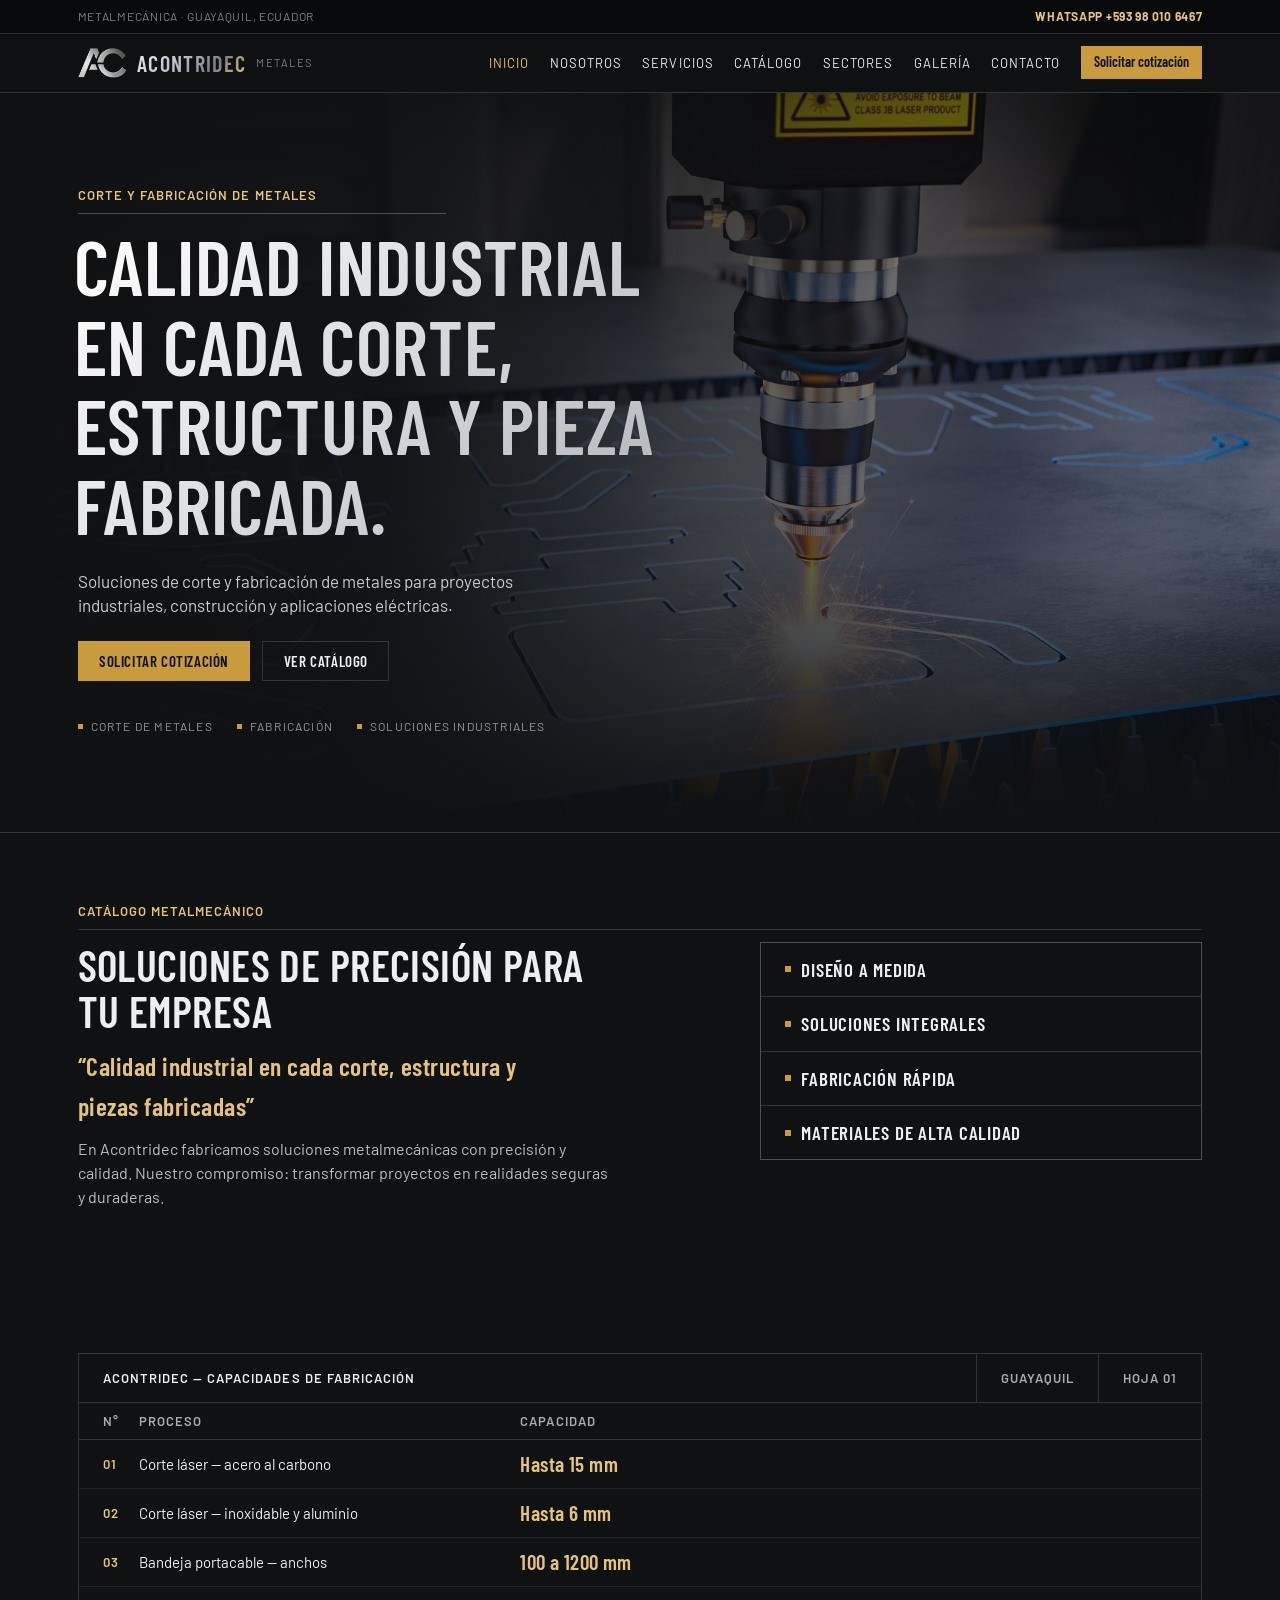
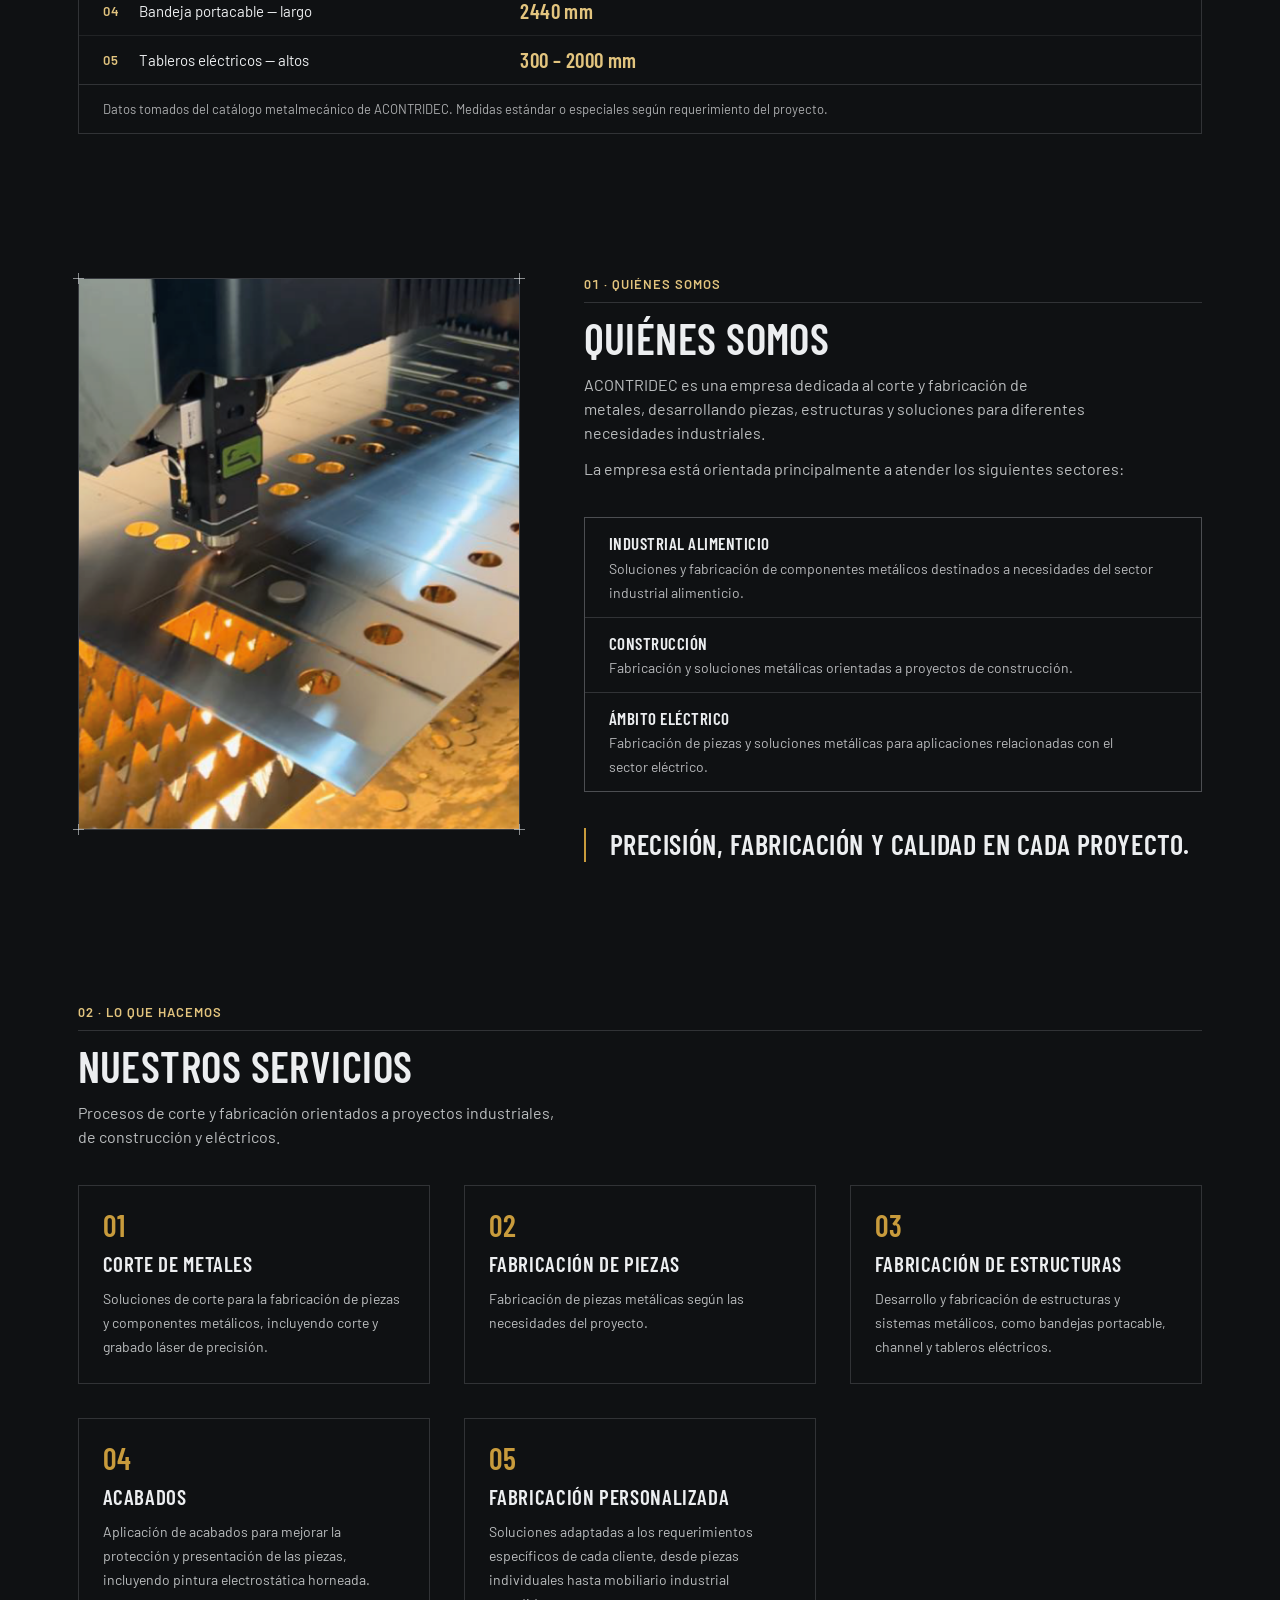
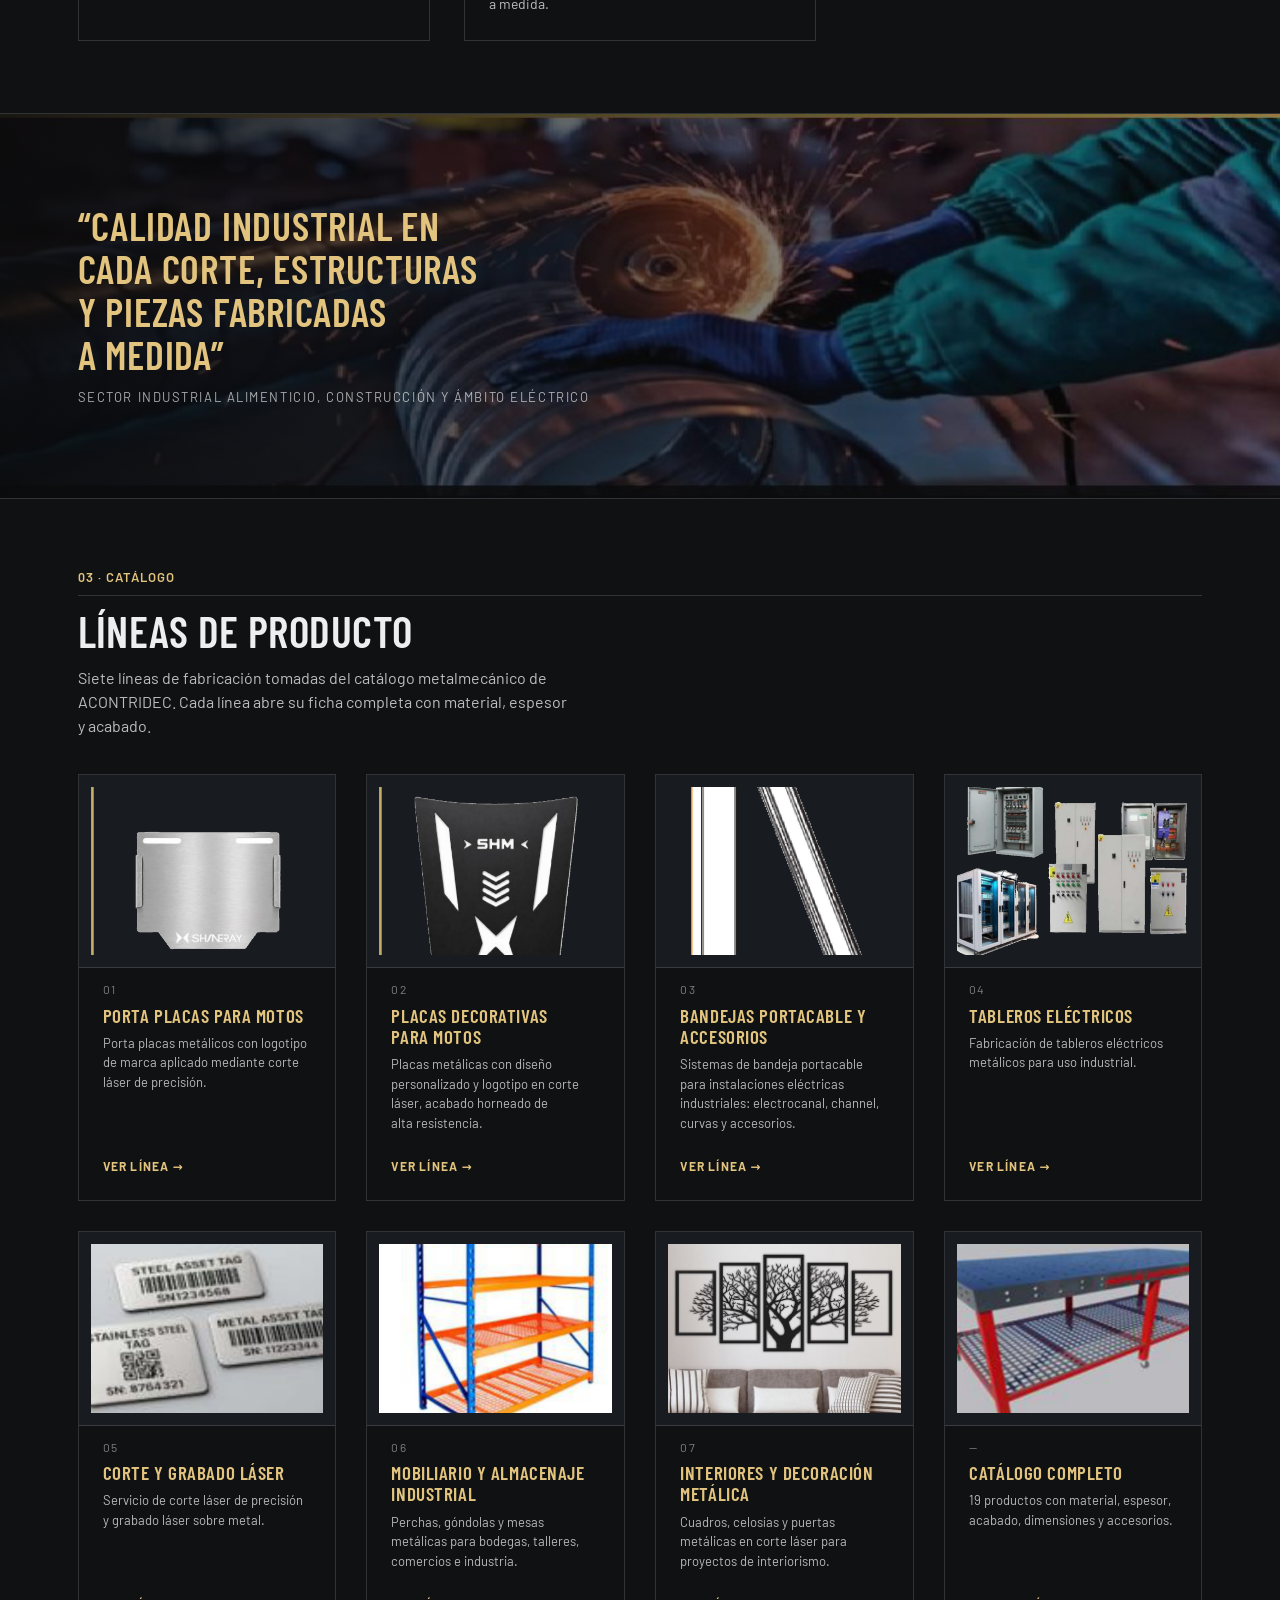
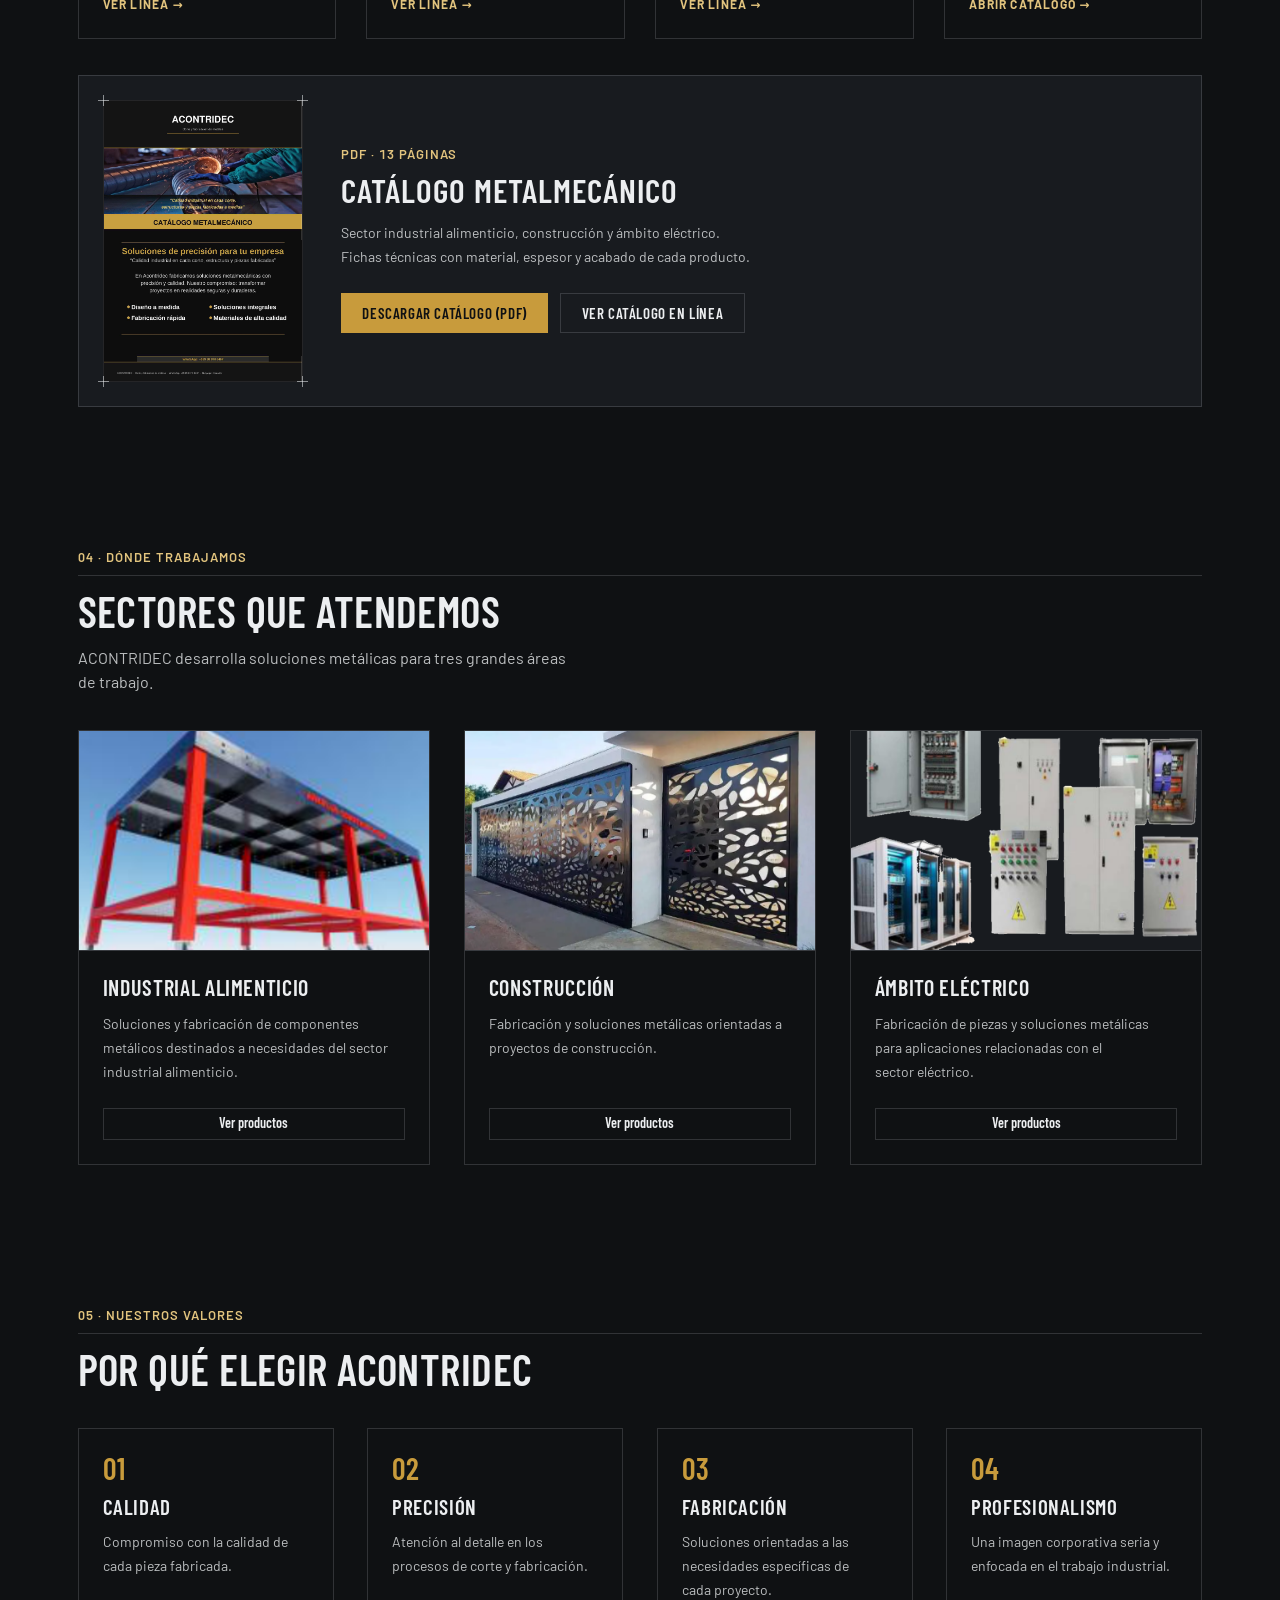
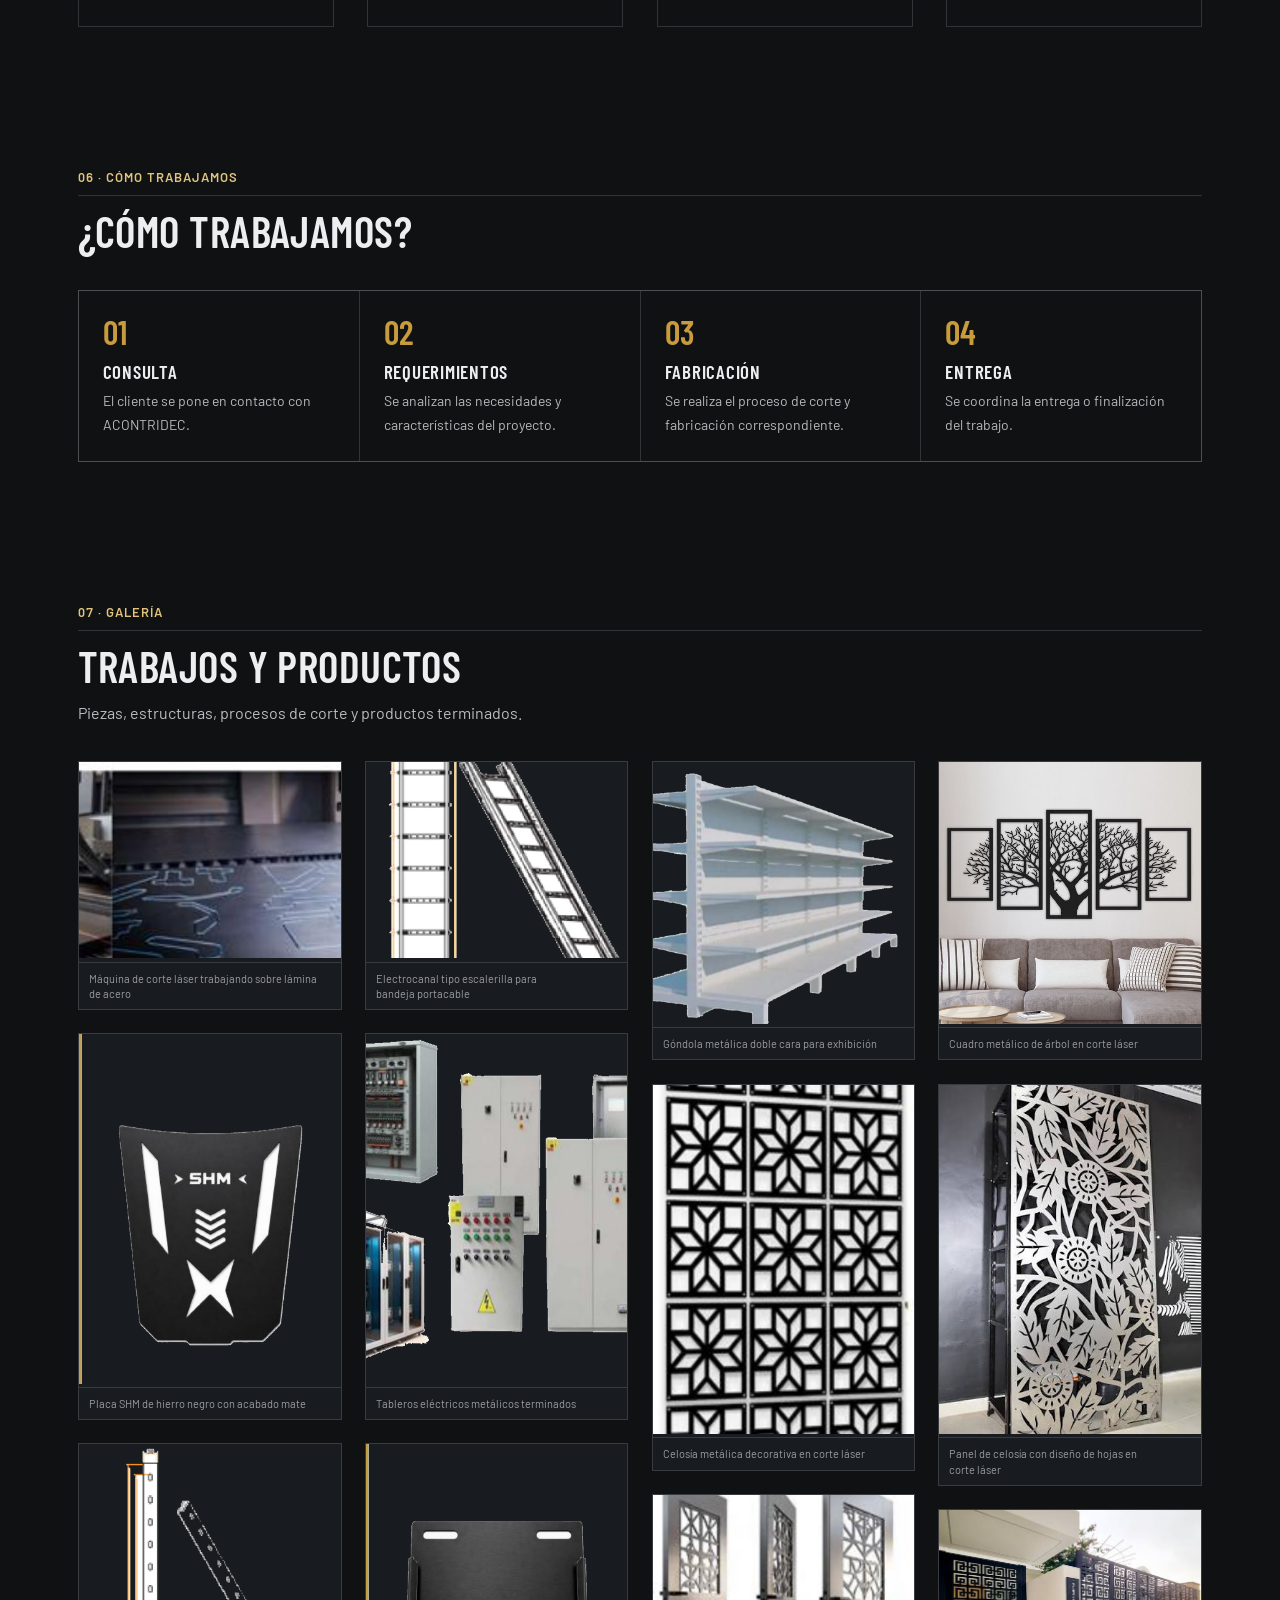
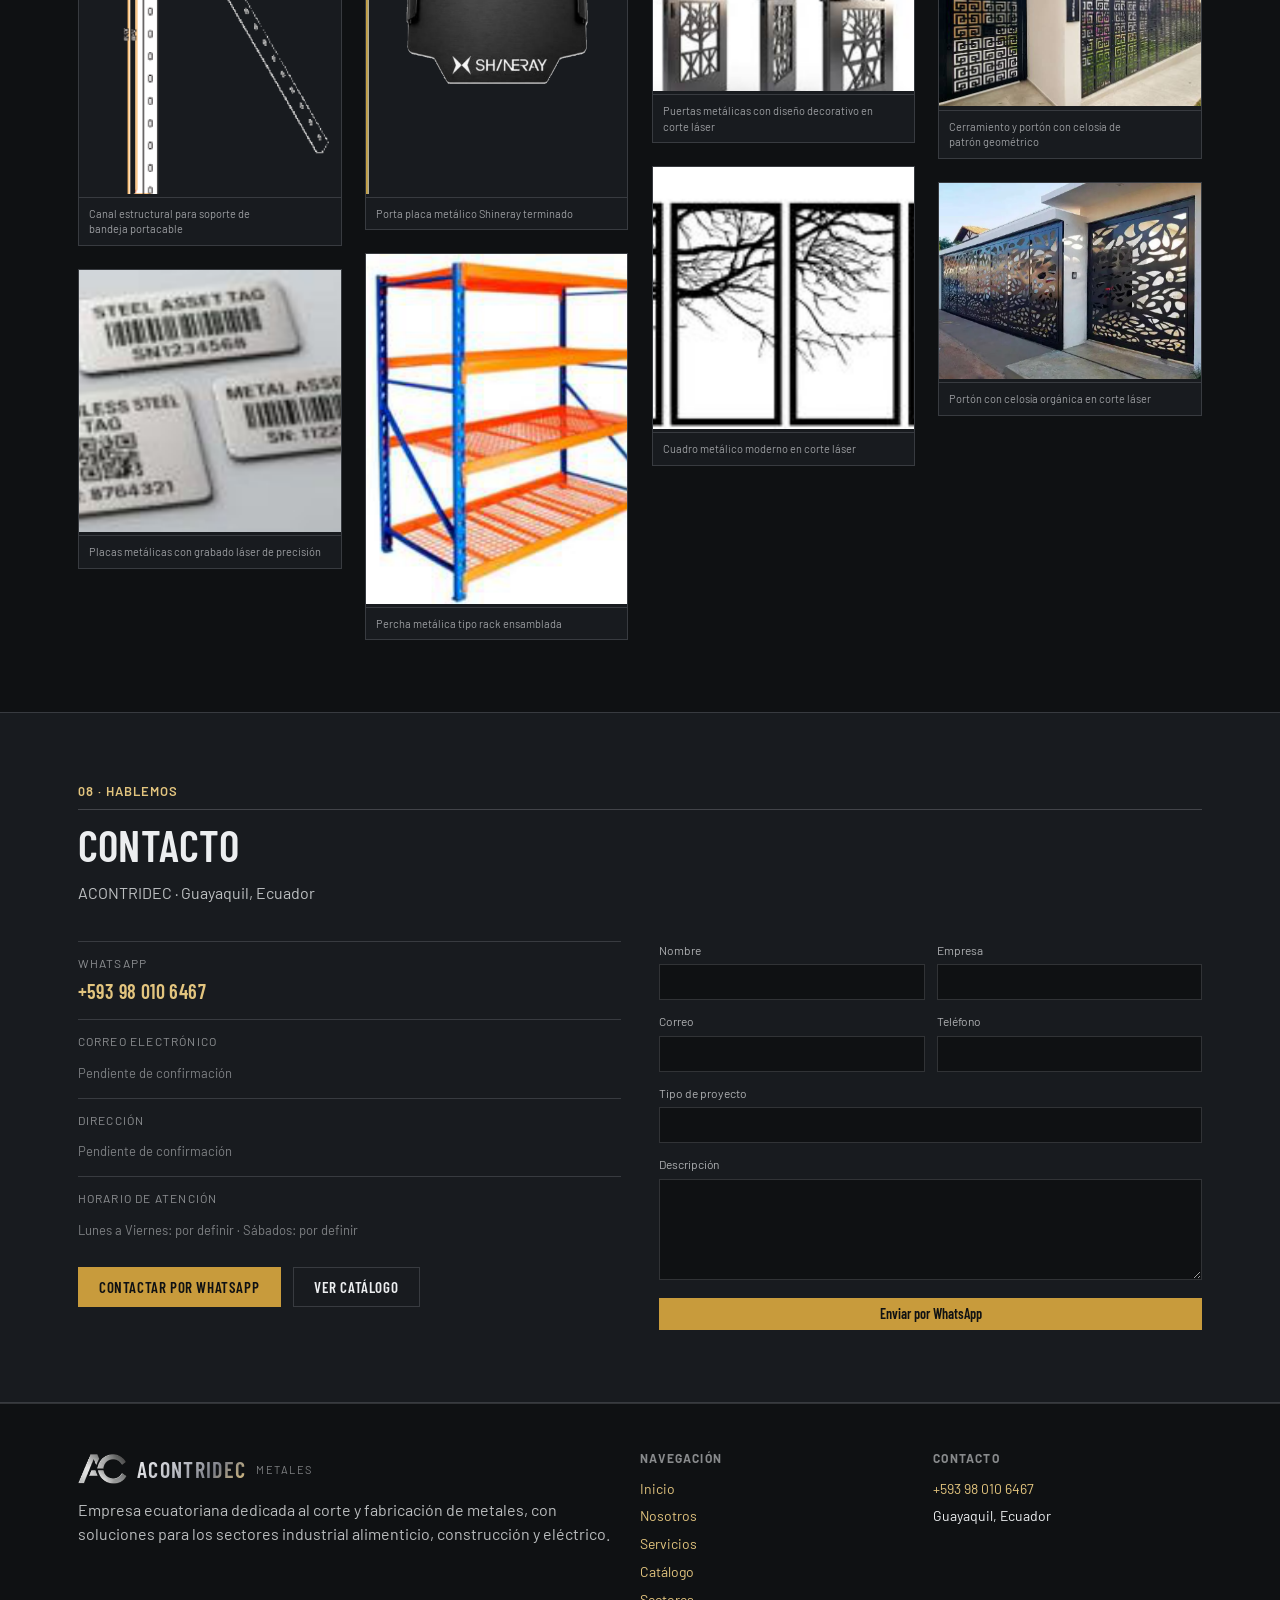
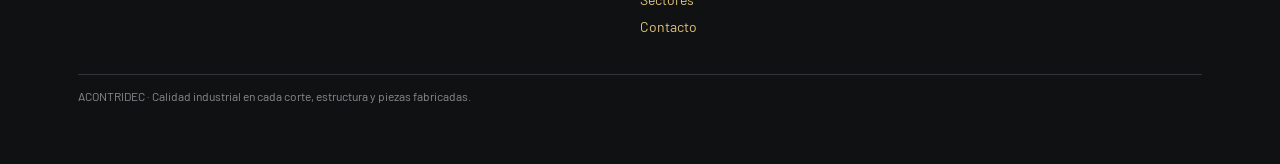
<file: index.html>
<!-- @template name="ACONTRIDEC" description="Sitio corporativo metalmecánico: portada con ficha técnica de capacidades, catálogo por categorías, sectores, proceso y contacto" -->
<!doctype html>
<html lang="es">
<head>
<meta charset="utf-8" />
<meta name="viewport" content="width=device-width, initial-scale=1" />
<title>ACONTRIDEC — Corte y fabricación de metales | Guayaquil, Ecuador</title>
<meta name="description" content="ACONTRIDEC: corte y fabricación de metales para los sectores industrial alimenticio, construcción y eléctrico. Guayaquil, Ecuador." />
<script src="./ds-base.js"></script>
<link rel="stylesheet" href="./site.css" />
</head>
<body>
<div class="topbar"><div class="row"><span>Metalmecánica · Guayaquil, Ecuador</span><a href="https://wa.me/593980106467">WhatsApp +593 98 010 6467</a></div></div>

<header class="site-nav"><div class="row">
  <a class="brand" href="index.html"><img src="img/marca-ac.png" alt="" /><b>Acontridec</b> <em>Metales</em></a>
  <nav class="menu" aria-label="Principal">
    <a href="#inicio" aria-current="location">Inicio</a>
    <a href="#nosotros">Nosotros</a>
    <a href="#servicios">Servicios</a>
    <a href="catalogo.html">Catálogo</a>
    <a href="#sectores">Sectores</a>
    <a href="#galeria">Galería</a>
    <a href="#contacto">Contacto</a>
  </nav>
  <a class="btn btn-primary" href="https://wa.me/593980106467?text=Hola%20ACONTRIDEC%2C%20quisiera%20solicitar%20una%20cotizaci%C3%B3n.">Solicitar cotización</a>
  <details class="mnav"><summary>Menú</summary><nav class="mnav-panel" aria-label="Principal (móvil)">
    <a href="#inicio">Inicio</a>
    <a href="#nosotros">Nosotros</a>
    <a href="#servicios">Servicios</a>
    <a href="catalogo.html">Catálogo</a>
    <a href="#sectores">Sectores</a>
    <a href="#galeria">Galería</a>
    <a href="#contacto">Contacto</a>
    <a href="https://wa.me/593980106467?text=Hola%20ACONTRIDEC%2C%20quisiera%20solicitar%20una%20cotizaci%C3%B3n.">Solicitar cotización</a>
  </nav></details>
</div></header>

<section class="hero" id="inicio">
  <div class="hero-bg"><img src="img/hero-laser-cnc.png" alt="Máquina de corte láser CNC cortando piezas sobre una lámina de acero" /></div>
  <div class="wrap hero-copy">
    <span class="kicker">Corte y fabricación de metales</span>
    <hr class="caption-rule" />
    <h1 class="display"><span class="line">Calidad industrial</span> <span class="line">en cada corte,</span> <span class="line">estructura y pieza</span> <span class="line">fabricada.</span></h1>
    <p class="sub">Soluciones de corte y fabricación de metales para proyectos industriales, construcción y aplicaciones eléctricas.</p>
    <div class="actions">
      <a class="btn btn-primary" href="https://wa.me/593980106467?text=Hola%20ACONTRIDEC%2C%20quisiera%20solicitar%20una%20cotizaci%C3%B3n.">Solicitar cotización</a>
      <a class="btn btn-secondary" href="catalogo.html">Ver catálogo</a>
    </div>
    <ul class="trust">
      <li>Corte de metales</li>
      <li>Fabricación</li>
      <li>Soluciones industriales</li>
    </ul>
  </div>
</section>

<div class="wrap">

  <section class="sec">
    <span class="kicker">Catálogo metalmecánico</span>
    <hr class="caption-rule" />
    <div class="prop-grid">
      <div>
        <h2 class="sec-title">Soluciones de precisión para tu empresa</h2>
        <p class="prop-quote">“Calidad industrial en cada corte, estructura y piezas fabricadas”</p>
        <p class="sec-lead">En Acontridec fabricamos soluciones metalmecánicas con precisión y calidad. Nuestro compromiso: transformar proyectos en realidades seguras y duraderas.</p>
      </div>
      <ul class="bullets">
        <li>Diseño a medida</li>
        <li>Soluciones integrales</li>
        <li>Fabricación rápida</li>
        <li>Materiales de alta calidad</li>
      </ul>
    </div>
  </section>

  <section class="sec" aria-label="Capacidades de fabricación">
    <div class="plate">
      <i class="corner tl"></i><i class="corner tr"></i><i class="corner bl"></i><i class="corner br"></i>
      <header class="title-block">
        <span class="tb-title">Acontridec — capacidades de fabricación</span>
        <span class="tb-cell">Guayaquil</span>
        <span class="tb-cell">Hoja 01</span>
      </header>
      <table class="table spec">
        <colgroup><col class="c-num" /><col class="c-prop" /><col /></colgroup>
        <thead><tr><th scope="col">N°</th><th scope="col">Proceso</th><th scope="col">Capacidad</th></tr></thead>
        <tbody>
          <tr><td class="s-num">01</td><td>Corte láser — acero al carbono</td><td class="s-val">Hasta 15 mm</td></tr>
          <tr><td class="s-num">02</td><td>Corte láser — inoxidable y aluminio</td><td class="s-val">Hasta 6 mm</td></tr>
          <tr><td class="s-num">03</td><td>Bandeja portacable — anchos</td><td class="s-val">100 a 1200 mm</td></tr>
          <tr><td class="s-num">04</td><td>Bandeja portacable — largo</td><td class="s-val">2440 mm</td></tr>
          <tr><td class="s-num">05</td><td>Tableros eléctricos — altos</td><td class="s-val">300 – 2000 mm</td></tr>
        </tbody>
      </table>
      <p class="note">Datos tomados del catálogo metalmecánico de ACONTRIDEC. Medidas estándar o especiales según requerimiento del proyecto.</p>
    </div>
  </section>

  <section class="sec split" id="nosotros">
    <figure class="split-figure frame blueprint">
      <img src="img/corte-laser-lamina.png" alt="Cabezal de corte láser cortando piezas sobre una lámina de acero" />
      <i class="corner tl"></i><i class="corner tr"></i><i class="corner bl"></i><i class="corner br"></i>
    </figure>
    <div>
      <span class="kicker">01 · Quiénes somos</span>
      <hr class="caption-rule" />
      <h2 class="sec-title">Quiénes somos</h2>
      <p class="sec-lead">ACONTRIDEC es una empresa dedicada al corte y fabricación de metales, desarrollando piezas, estructuras y soluciones para diferentes necesidades industriales.</p>
      <p class="sec-lead">La empresa está orientada principalmente a atender los siguientes sectores:</p>
      <ul class="sector-list">
        <li><strong>Industrial alimenticio</strong><span>Soluciones y fabricación de componentes metálicos destinados a necesidades del sector industrial alimenticio.</span></li>
        <li><strong>Construcción</strong><span>Fabricación y soluciones metálicas orientadas a proyectos de construcción.</span></li>
        <li><strong>Ámbito eléctrico</strong><span>Fabricación de piezas y soluciones metálicas para aplicaciones relacionadas con el sector eléctrico.</span></li>
      </ul>
      <blockquote class="pull">Precisión, fabricación y calidad en cada proyecto.</blockquote>
    </div>
  </section>

  <section class="sec" id="servicios">
    <span class="kicker">02 · Lo que hacemos</span>
    <hr class="caption-rule" />
    <div class="sec-head"><h2 class="sec-title">Nuestros servicios</h2><p class="sec-lead">Procesos de corte y fabricación orientados a proyectos industriales, de construcción y eléctricos.</p></div>
    <div class="cells cells-3">
      <div class="cell"><i class="corner tl"></i><i class="corner tr"></i><i class="corner bl"></i><i class="corner br"></i><span class="n">01</span><h3>Corte de metales</h3><p>Soluciones de corte para la fabricación de piezas y componentes metálicos, incluyendo corte y grabado láser de precisión.</p></div>
      <div class="cell"><i class="corner tl"></i><i class="corner tr"></i><i class="corner bl"></i><i class="corner br"></i><span class="n">02</span><h3>Fabricación de piezas</h3><p>Fabricación de piezas metálicas según las necesidades del proyecto.</p></div>
      <div class="cell"><i class="corner tl"></i><i class="corner tr"></i><i class="corner bl"></i><i class="corner br"></i><span class="n">03</span><h3>Fabricación de estructuras</h3><p>Desarrollo y fabricación de estructuras y sistemas metálicos, como bandejas portacable, channel y tableros eléctricos.</p></div>
      <div class="cell"><i class="corner tl"></i><i class="corner tr"></i><i class="corner bl"></i><i class="corner br"></i><span class="n">04</span><h3>Acabados</h3><p>Aplicación de acabados para mejorar la protección y presentación de las piezas, incluyendo pintura electrostática horneada.</p></div>
      <div class="cell"><i class="corner tl"></i><i class="corner tr"></i><i class="corner bl"></i><i class="corner br"></i><span class="n">05</span><h3>Fabricación personalizada</h3><p>Soluciones adaptadas a los requerimientos específicos de cada cliente, desde piezas individuales hasta mobiliario industrial a medida.</p></div>
    </div>
  </section>
</div>

<section class="band">
  <img src="img/banda-corte.png" alt="Corte de metal con amoladora sobre tubería de acero, chispas en el taller" />
  <div class="band-copy">
    <p class="band-quote">“Calidad industrial en cada corte, estructuras y piezas fabricadas a medida”</p>
    <p class="band-sub">Sector industrial alimenticio, construcción y ámbito eléctrico</p>
  </div>
</section>

<div class="wrap">

  <section class="sec" id="catalogo">
    <span class="kicker">03 · Catálogo</span>
    <hr class="caption-rule" />
    <div class="sec-head"><h2 class="sec-title">Líneas de producto</h2><p class="sec-lead">Siete líneas de fabricación tomadas del catálogo metalmecánico de ACONTRIDEC. Cada línea abre su ficha completa con material, espesor y acabado.</p></div>
    <div class="cat-grid">
      <a class="cat" href="catalogo.html#porta-placas">
        <div class="thumb"><img src="img/products/porta-placa-shineray-inoxidable.png" alt="Porta placa rectangular Shineray en acero inoxidable pulido" /></div>
        <div class="body"><span class="cat-index">01</span><h3>Porta Placas para Motos</h3><p>Porta placas metálicos con logotipo de marca aplicado mediante corte láser de precisión.</p><span class="more">Ver línea →</span></div>
      </a>
      <a class="cat" href="catalogo.html#placas">
        <div class="thumb"><img src="img/products/placa-shm.png" alt="Placa SHM de hierro negro, acabado mate" /></div>
        <div class="body"><span class="cat-index">02</span><h3>Placas Decorativas para Motos</h3><p>Placas metálicas con diseño personalizado y logotipo en corte láser, acabado horneado de alta resistencia.</p><span class="more">Ver línea →</span></div>
      </a>
      <a class="cat" href="catalogo.html#bandejas-portacable">
        <div class="thumb"><img src="img/products/electrocanal-tipo-ducto.png" alt="Electrocanal tipo ducto para bandeja portacable" /></div>
        <div class="body"><span class="cat-index">03</span><h3>Bandejas Portacable y Accesorios</h3><p>Sistemas de bandeja portacable para instalaciones eléctricas industriales: electrocanal, channel, curvas y accesorios.</p><span class="more">Ver línea →</span></div>
      </a>
      <a class="cat" href="catalogo.html#tableros-electricos">
        <div class="thumb"><img src="img/products/tableros-electricos-metalicos.png" alt="Tableros eléctricos metálicos: racks, autosoportados y modulares" /></div>
        <div class="body"><span class="cat-index">04</span><h3>Tableros Eléctricos</h3><p>Fabricación de tableros eléctricos metálicos para uso industrial.</p><span class="more">Ver línea →</span></div>
      </a>
      <a class="cat" href="catalogo.html#corte-grabado-laser">
        <div class="thumb"><img src="uploads/public/images/products/servicio-de-corte-y-grabado-laser-2.png" alt="Placas metálicas identificadoras con grabado láser" /></div>
        <div class="body"><span class="cat-index">05</span><h3>Corte y Grabado Láser</h3><p>Servicio de corte láser de precisión y grabado láser sobre metal.</p><span class="more">Ver línea →</span></div>
      </a>
      <a class="cat" href="catalogo.html#mobiliario-industrial">
        <div class="thumb"><img src="uploads/public/images/products/perchas-metalicas-tipo-rack.png" alt="Percha metálica tipo rack naranja y azul para bodega" /></div>
        <div class="body"><span class="cat-index">06</span><h3>Mobiliario y Almacenaje Industrial</h3><p>Perchas, góndolas y mesas metálicas para bodegas, talleres, comercios e industria.</p><span class="more">Ver línea →</span></div>
      </a>
      <a class="cat" href="catalogo.html#interiores-decoracion">
        <div class="thumb"><img src="img/cuadro-arbol-metalico.png" alt="Cuadro metálico de árbol en corte láser sobre pared de sala" /></div>
        <div class="body"><span class="cat-index">07</span><h3>Interiores y Decoración Metálica</h3><p>Cuadros, celosías y puertas metálicas en corte láser para proyectos de interiorismo.</p><span class="more">Ver línea →</span></div>
      </a>
      <a class="cat" href="catalogo.html">
        <div class="thumb"><img src="uploads/public/images/products/mesas-metalicas-industriales.png" alt="Mesa metálica de soldadura con patas rojas y bandeja perforada" /></div>
        <div class="body"><span class="cat-index">—</span><h3>Catálogo completo</h3><p>19 productos con material, espesor, acabado, dimensiones y accesorios.</p><span class="more">Abrir catálogo →</span></div>
      </a>
    </div>
    <div class="dl-cat">
      <figure class="blueprint"><img src="img/portada-catalogo.png" alt="Portada del catálogo metalmecánico de ACONTRIDEC" /><i class="corner tl"></i><i class="corner tr"></i><i class="corner bl"></i><i class="corner br"></i></figure>
      <div>
        <span class="kicker">PDF · 13 páginas</span>
        <h3>Catálogo metalmecánico</h3>
        <p>Sector industrial alimenticio, construcción y ámbito eléctrico. Fichas técnicas con material, espesor y acabado de cada producto.</p>
        <div class="actions">
          <a class="btn btn-primary" href="catalogo-acontridec.pdf" download>Descargar catálogo (PDF)</a>
          <a class="btn btn-secondary" href="catalogo.html">Ver catálogo en línea</a>
        </div>
      </div>
    </div>
  </section>

  <section class="sec" id="sectores">
    <span class="kicker">04 · Dónde trabajamos</span>
    <hr class="caption-rule" />
    <div class="sec-head"><h2 class="sec-title">Sectores que atendemos</h2><p class="sec-lead">ACONTRIDEC desarrolla soluciones metálicas para tres grandes áreas de trabajo.</p></div>
    <div class="sector-grid">
      <article class="sector"><i class="corner tl"></i><i class="corner tr"></i><i class="corner bl"></i><i class="corner br"></i>
        <div class="thumb"><img src="uploads/public/images/products/mesas-metalicas-industriales-4.png" alt="Mesa metálica industrial de gran formato sobre ruedas" /></div>
        <div class="body"><h3>Industrial alimenticio</h3><p>Soluciones y fabricación de componentes metálicos destinados a necesidades del sector industrial alimenticio.</p><a class="btn btn-secondary" href="catalogo.html#mobiliario-industrial">Ver productos</a></div>
      </article>
      <article class="sector"><i class="corner tl"></i><i class="corner tr"></i><i class="corner bl"></i><i class="corner br"></i>
        <div class="thumb"><img src="img/porton-celosia-organica.png" alt="Portón metálico con celosía orgánica en corte láser" /></div>
        <div class="body"><h3>Construcción</h3><p>Fabricación y soluciones metálicas orientadas a proyectos de construcción.</p><a class="btn btn-secondary" href="catalogo.html#interiores-decoracion">Ver productos</a></div>
      </article>
      <article class="sector"><i class="corner tl"></i><i class="corner tr"></i><i class="corner bl"></i><i class="corner br"></i>
        <div class="thumb"><img src="img/products/tableros-electricos-metalicos.png" alt="Tableros eléctricos metálicos terminados" /></div>
        <div class="body"><h3>Ámbito eléctrico</h3><p>Fabricación de piezas y soluciones metálicas para aplicaciones relacionadas con el sector eléctrico.</p><a class="btn btn-secondary" href="catalogo.html#bandejas-portacable">Ver productos</a></div>
      </article>
    </div>
  </section>

  <section class="sec">
    <span class="kicker">05 · Nuestros valores</span>
    <hr class="caption-rule" />
    <div class="sec-head"><h2 class="sec-title">Por qué elegir ACONTRIDEC</h2></div>
    <div class="cells cells-4">
      <div class="cell"><i class="corner tl"></i><i class="corner tr"></i><i class="corner bl"></i><i class="corner br"></i><span class="n">01</span><h3>Calidad</h3><p>Compromiso con la calidad de cada pieza fabricada.</p></div>
      <div class="cell"><i class="corner tl"></i><i class="corner tr"></i><i class="corner bl"></i><i class="corner br"></i><span class="n">02</span><h3>Precisión</h3><p>Atención al detalle en los procesos de corte y fabricación.</p></div>
      <div class="cell"><i class="corner tl"></i><i class="corner tr"></i><i class="corner bl"></i><i class="corner br"></i><span class="n">03</span><h3>Fabricación</h3><p>Soluciones orientadas a las necesidades específicas de cada proyecto.</p></div>
      <div class="cell"><i class="corner tl"></i><i class="corner tr"></i><i class="corner bl"></i><i class="corner br"></i><span class="n">04</span><h3>Profesionalismo</h3><p>Una imagen corporativa seria y enfocada en el trabajo industrial.</p></div>
    </div>
  </section>

  <section class="sec">
    <span class="kicker">06 · Cómo trabajamos</span>
    <hr class="caption-rule" />
    <div class="sec-head"><h2 class="sec-title">¿Cómo trabajamos?</h2></div>
    <div class="steps">
      <div class="step"><span class="n">01</span><h3>Consulta</h3><p>El cliente se pone en contacto con ACONTRIDEC.</p></div>
      <div class="step"><span class="n">02</span><h3>Requerimientos</h3><p>Se analizan las necesidades y características del proyecto.</p></div>
      <div class="step"><span class="n">03</span><h3>Fabricación</h3><p>Se realiza el proceso de corte y fabricación correspondiente.</p></div>
      <div class="step"><span class="n">04</span><h3>Entrega</h3><p>Se coordina la entrega o finalización del trabajo.</p></div>
    </div>
  </section>

  <section class="sec" id="galeria">
    <span class="kicker">07 · Galería</span>
    <hr class="caption-rule" />
    <div class="sec-head"><h2 class="sec-title">Trabajos y productos</h2><p class="sec-lead">Piezas, estructuras, procesos de corte y productos terminados.</p></div>
    <div class="gallery">
      <figure class="g-wide"><img src="uploads/public/images/products/servicio-de-corte-y-grabado-laser.png" alt="Máquina de corte láser trabajando sobre lámina de acero" /><figcaption>Máquina de corte láser trabajando sobre lámina de acero</figcaption></figure>
      <figure class="g-tall"><img src="img/products/placa-shm.png" alt="Placa SHM de hierro negro con acabado mate" /><figcaption>Placa SHM de hierro negro con acabado mate</figcaption></figure>
      <figure class="g-tall"><img src="img/products/channel-canal-estructural.png" alt="Canal estructural para soporte de bandeja portacable" /><figcaption>Canal estructural para soporte de bandeja portacable</figcaption></figure>
      <figure class="g-sq"><img src="uploads/public/images/products/servicio-de-corte-y-grabado-laser-2.png" alt="Placas metálicas con grabado láser de precisión" /><figcaption>Placas metálicas con grabado láser de precisión</figcaption></figure>
      <figure class="g-wide"><img src="img/products/electrocanal-tipo-escalerilla.png" alt="Electrocanal tipo escalerilla para bandeja portacable" /><figcaption>Electrocanal tipo escalerilla para bandeja portacable</figcaption></figure>
      <figure class="g-tall"><img src="img/products/tableros-electricos-metalicos.png" alt="Tableros eléctricos metálicos terminados" /><figcaption>Tableros eléctricos metálicos terminados</figcaption></figure>
      <figure class="g-tall"><img src="img/products/porta-placa-shineray-galvanizado.png" alt="Porta placa metálico Shineray terminado" /><figcaption>Porta placa metálico Shineray terminado</figcaption></figure>
      <figure class="g-tall"><img src="uploads/public/images/products/perchas-metalicas-tipo-rack.png" alt="Percha metálica tipo rack ensamblada" /><figcaption>Percha metálica tipo rack ensamblada</figcaption></figure>
      <figure class="g-sq"><img src="img/products/gondolas-metalicas.png" alt="Góndola metálica doble cara para exhibición" /><figcaption>Góndola metálica doble cara para exhibición</figcaption></figure>
      <figure class="g-tall"><img src="uploads/public/images/products/celosias-metalicas.png" alt="Celosía metálica decorativa en corte láser" /><figcaption>Celosía metálica decorativa en corte láser</figcaption></figure>
      <figure class="g-wide"><img src="uploads/public/images/products/puertas-metalicas-3.png" alt="Puertas metálicas con diseño decorativo en corte láser tipo árbol" /><figcaption>Puertas metálicas con diseño decorativo en corte láser</figcaption></figure>
      <figure class="g-sq"><img src="uploads/public/images/products/cuadros-metalicos-modernos.png" alt="Cuadro metálico moderno con diseño de ramas en corte láser" /><figcaption>Cuadro metálico moderno en corte láser</figcaption></figure>
      <figure class="g-sq"><img src="img/cuadro-arbol-metalico.png" alt="Cuadro metálico de árbol en corte láser instalado en sala" /><figcaption>Cuadro metálico de árbol en corte láser</figcaption></figure>
      <figure class="g-tall"><img src="img/celosia-hojas-inoxidable.png" alt="Panel de celosía metálica con diseño de hojas en corte láser" /><figcaption>Panel de celosía con diseño de hojas en corte láser</figcaption></figure>
      <figure class="g-wide"><img src="img/porton-celosia-griega.png" alt="Cerramiento y portón metálico con celosía de patrón geométrico" /><figcaption>Cerramiento y portón con celosía de patrón geométrico</figcaption></figure>
      <figure class="g-wide"><img src="img/porton-celosia-organica.png" alt="Portón metálico con celosía orgánica en corte láser" /><figcaption>Portón con celosía orgánica en corte láser</figcaption></figure>
    </div>
  </section>
</div>

<section class="contact" id="contacto"><div class="wrap sec">
  <span class="kicker">08 · Hablemos</span>
  <hr class="caption-rule" />
  <div class="sec-head"><h2 class="sec-title">Contacto</h2><p class="sec-lead">ACONTRIDEC · Guayaquil, Ecuador</p></div>
  <div class="contact-grid">
    <div>
      <dl class="dl">
        <div><dt>WhatsApp</dt><dd>+593 98 010 6467</dd></div>
        <div><dt>Correo electrónico</dt><dd><small>Pendiente de confirmación</small></dd></div>
        <div><dt>Dirección</dt><dd><small>Pendiente de confirmación</small></dd></div>
        <div><dt>Horario de atención</dt><dd><small>Lunes a Viernes: por definir · Sábados: por definir</small></dd></div>
      </dl>
      <div class="actions">
        <a class="btn btn-primary" href="https://wa.me/593980106467?text=Hola%20ACONTRIDEC%2C%20quisiera%20m%C3%A1s%20informaci%C3%B3n.">Contactar por WhatsApp</a>
        <a class="btn btn-secondary" href="catalogo.html">Ver catálogo</a>
      </div>
    </div>
    <form class="form" onsubmit="return acontridecQuote(event)">
      <div class="two">
        <div class="field"><label for="q-nombre">Nombre</label><input class="input" id="q-nombre" name="nombre" required /></div>
        <div class="field"><label for="q-empresa">Empresa</label><input class="input" id="q-empresa" name="empresa" /></div>
      </div>
      <div class="two">
        <div class="field"><label for="q-correo">Correo</label><input class="input" id="q-correo" name="correo" type="email" /></div>
        <div class="field"><label for="q-telefono">Teléfono</label><input class="input" id="q-telefono" name="telefono" type="tel" /></div>
      </div>
      <div class="field"><label for="q-tipo">Tipo de proyecto</label><input class="input" id="q-tipo" name="tipo" /></div>
      <div class="field"><label for="q-desc">Descripción</label><textarea class="input" id="q-desc" name="descripcion" rows="4"></textarea></div>
      <button class="btn btn-primary" type="submit">Enviar por WhatsApp</button>
    </form>
  </div>
</div></section>

<footer class="site-footer"><div class="wrap">
  <div class="foot-grid">
    <div>
      <span class="brand"><img src="img/marca-ac.png" alt="" /><b>Acontridec</b> <em>Metales</em></span>
      <p class="sec-lead">Empresa ecuatoriana dedicada al corte y fabricación de metales, con soluciones para los sectores industrial alimenticio, construcción y eléctrico.</p>
    </div>
    <div><h4>Navegación</h4><ul>
      <li><a href="#inicio">Inicio</a></li><li><a href="#nosotros">Nosotros</a></li><li><a href="#servicios">Servicios</a></li><li><a href="catalogo.html">Catálogo</a></li><li><a href="#sectores">Sectores</a></li><li><a href="#contacto">Contacto</a></li>
    </ul></div>
    <div><h4>Contacto</h4><ul>
      <li><a href="https://wa.me/593980106467">+593 98 010 6467</a></li><li>Guayaquil, Ecuador</li>
    </ul></div>
  </div>
  <p class="legal">ACONTRIDEC · Calidad industrial en cada corte, estructura y piezas fabricadas.</p>
</div></footer>

<script>
function acontridecQuote(e){e.preventDefault();var f=e.target,g=function(n){var el=f.elements[n];return el&&el.value.trim()?el.value.trim():"";};
var t=["Solicitud de cotización — ACONTRIDEC","Nombre: "+g("nombre"),g("empresa")&&"Empresa: "+g("empresa"),g("correo")&&"Correo: "+g("correo"),g("telefono")&&"Teléfono: "+g("telefono"),g("tipo")&&"Tipo de proyecto: "+g("tipo"),g("descripcion")&&"Descripción: "+g("descripcion")].filter(Boolean).join("\n");
window.open("https://wa.me/593980106467?text="+encodeURIComponent(t),"_blank","noopener");return false}
</script>
</body>
</html>
</file>
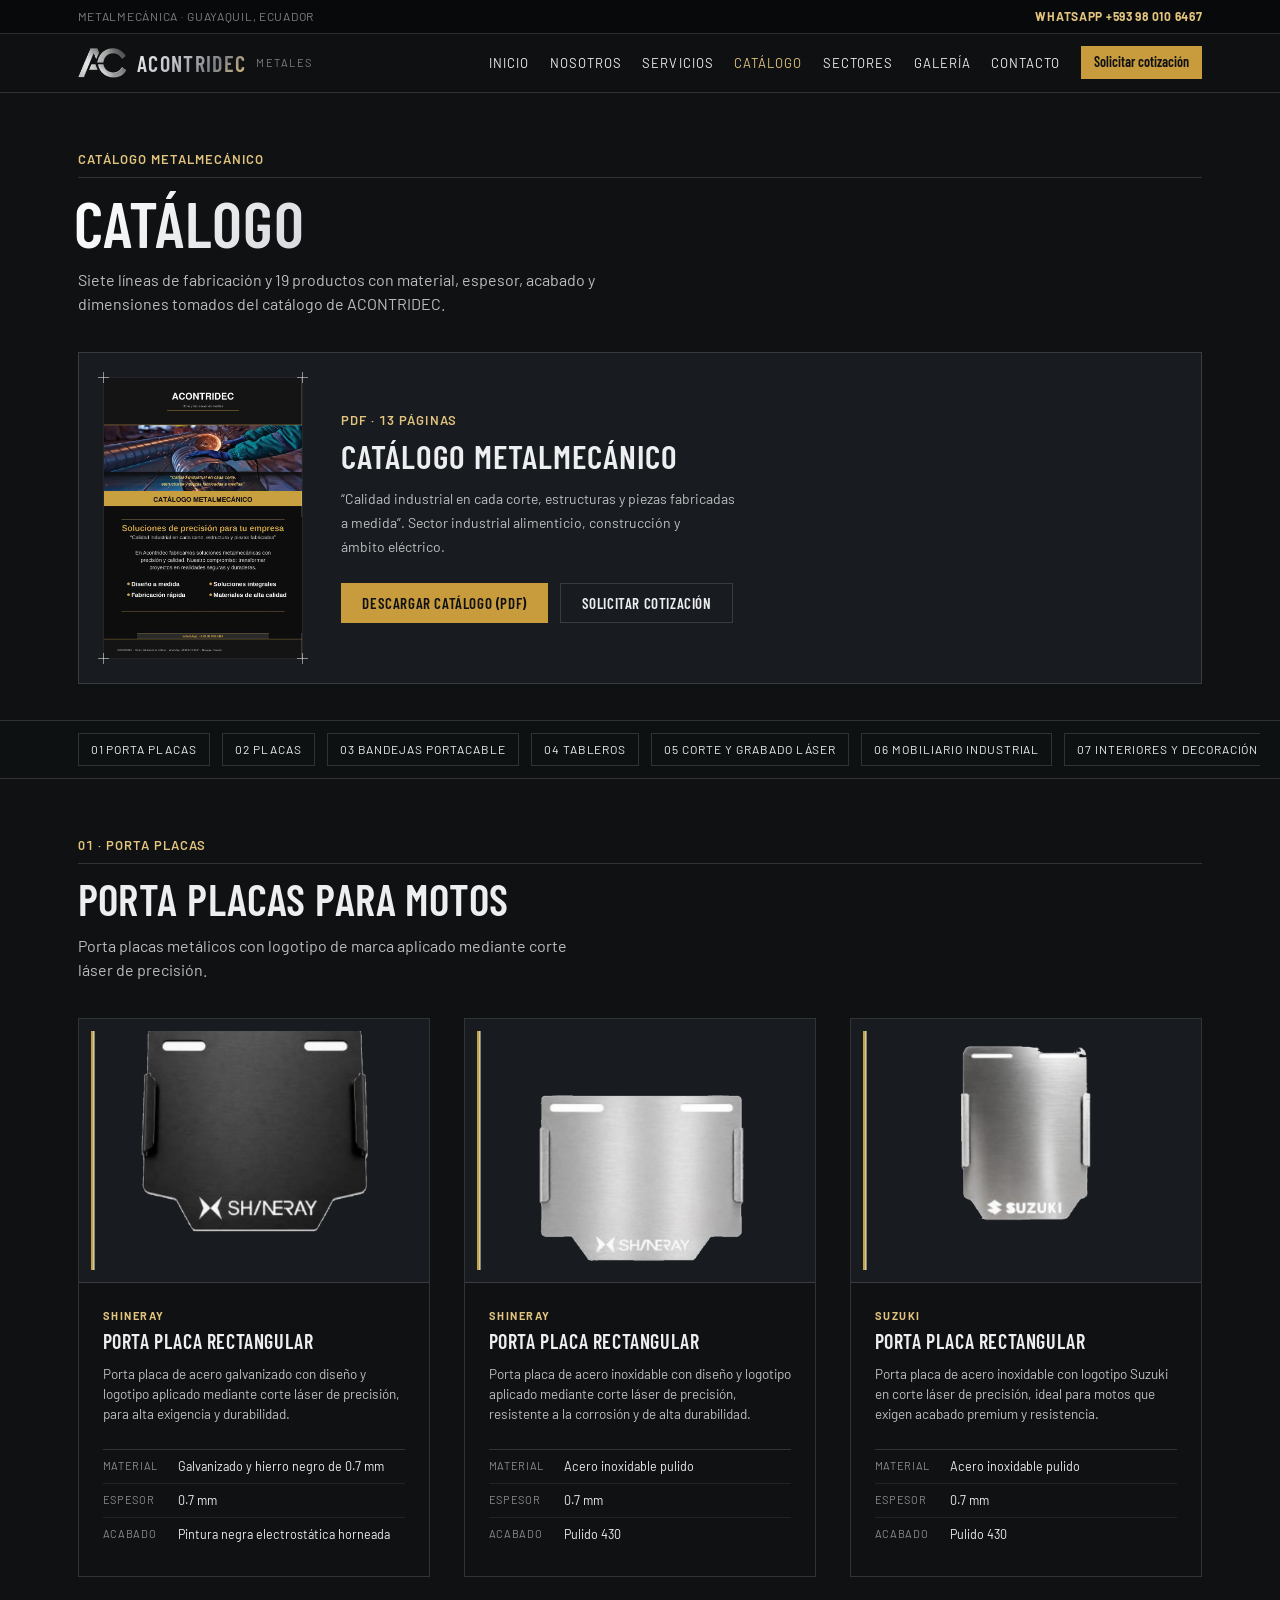
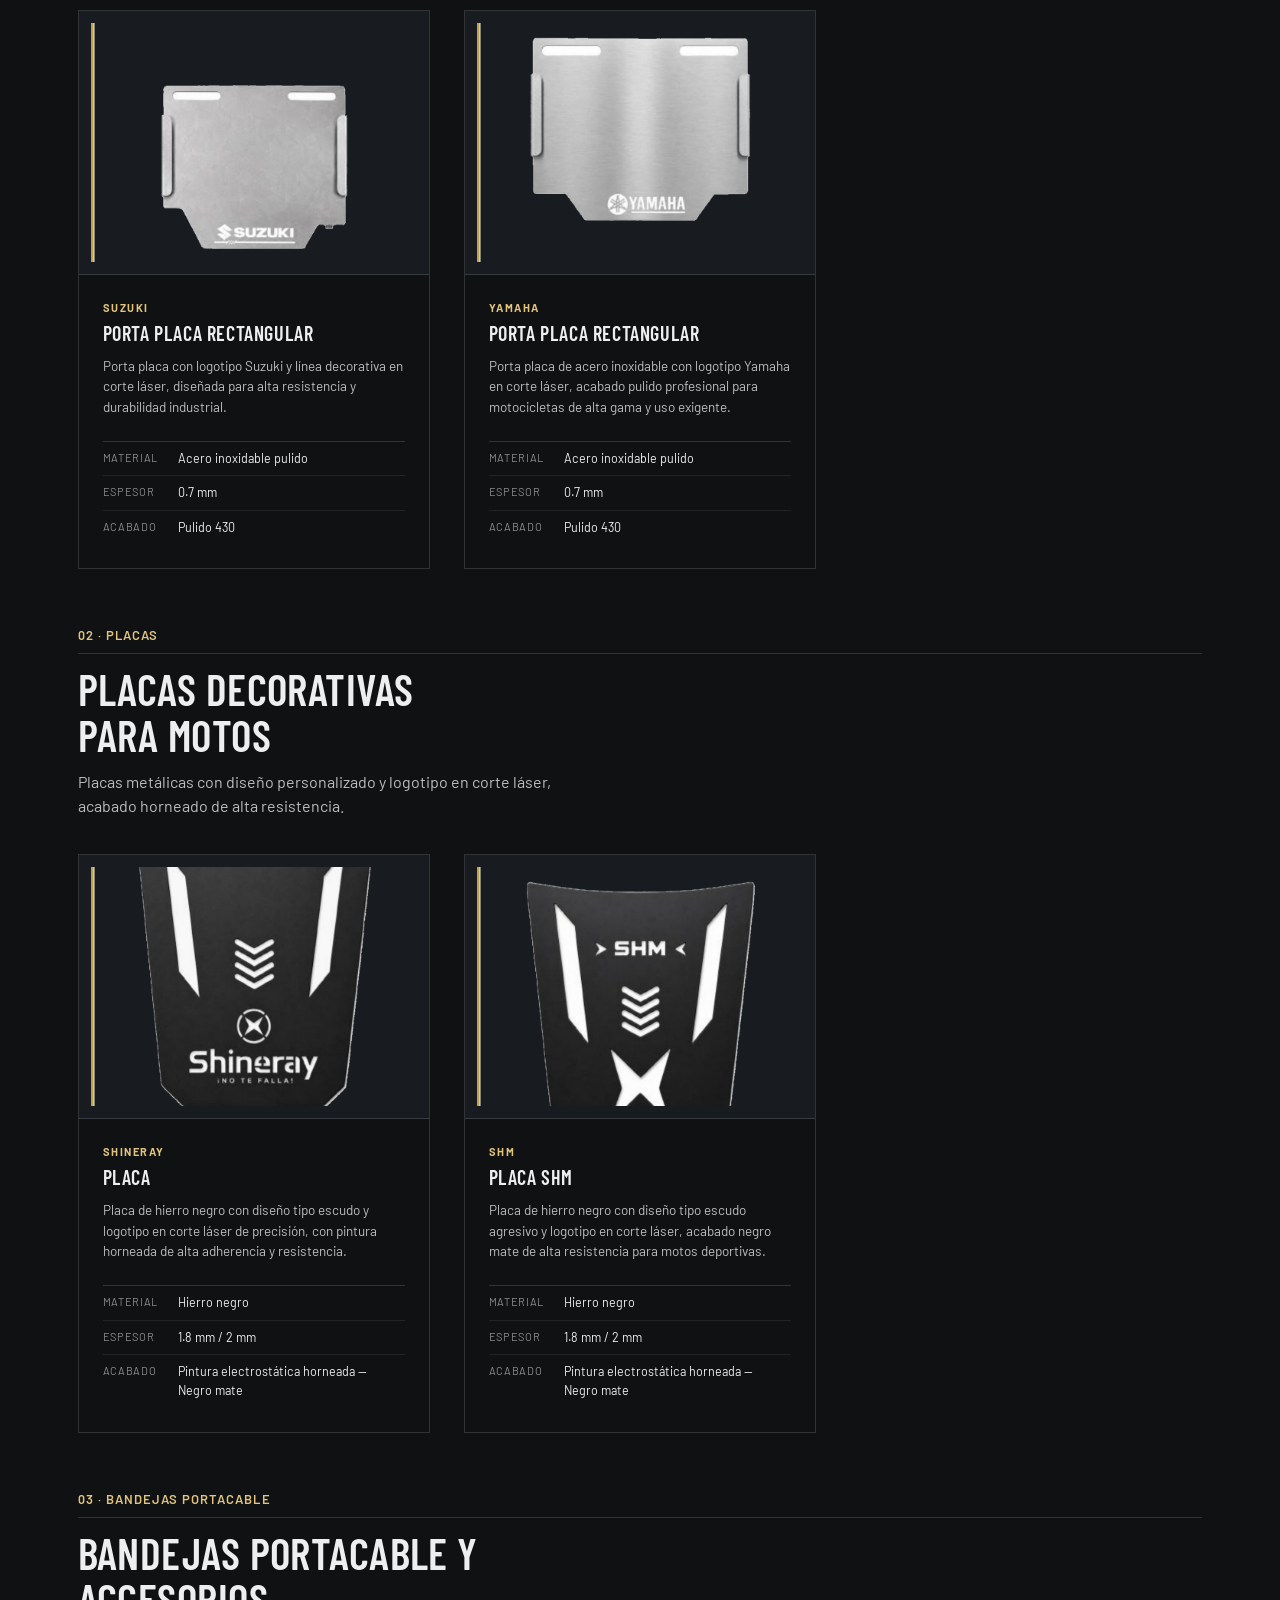
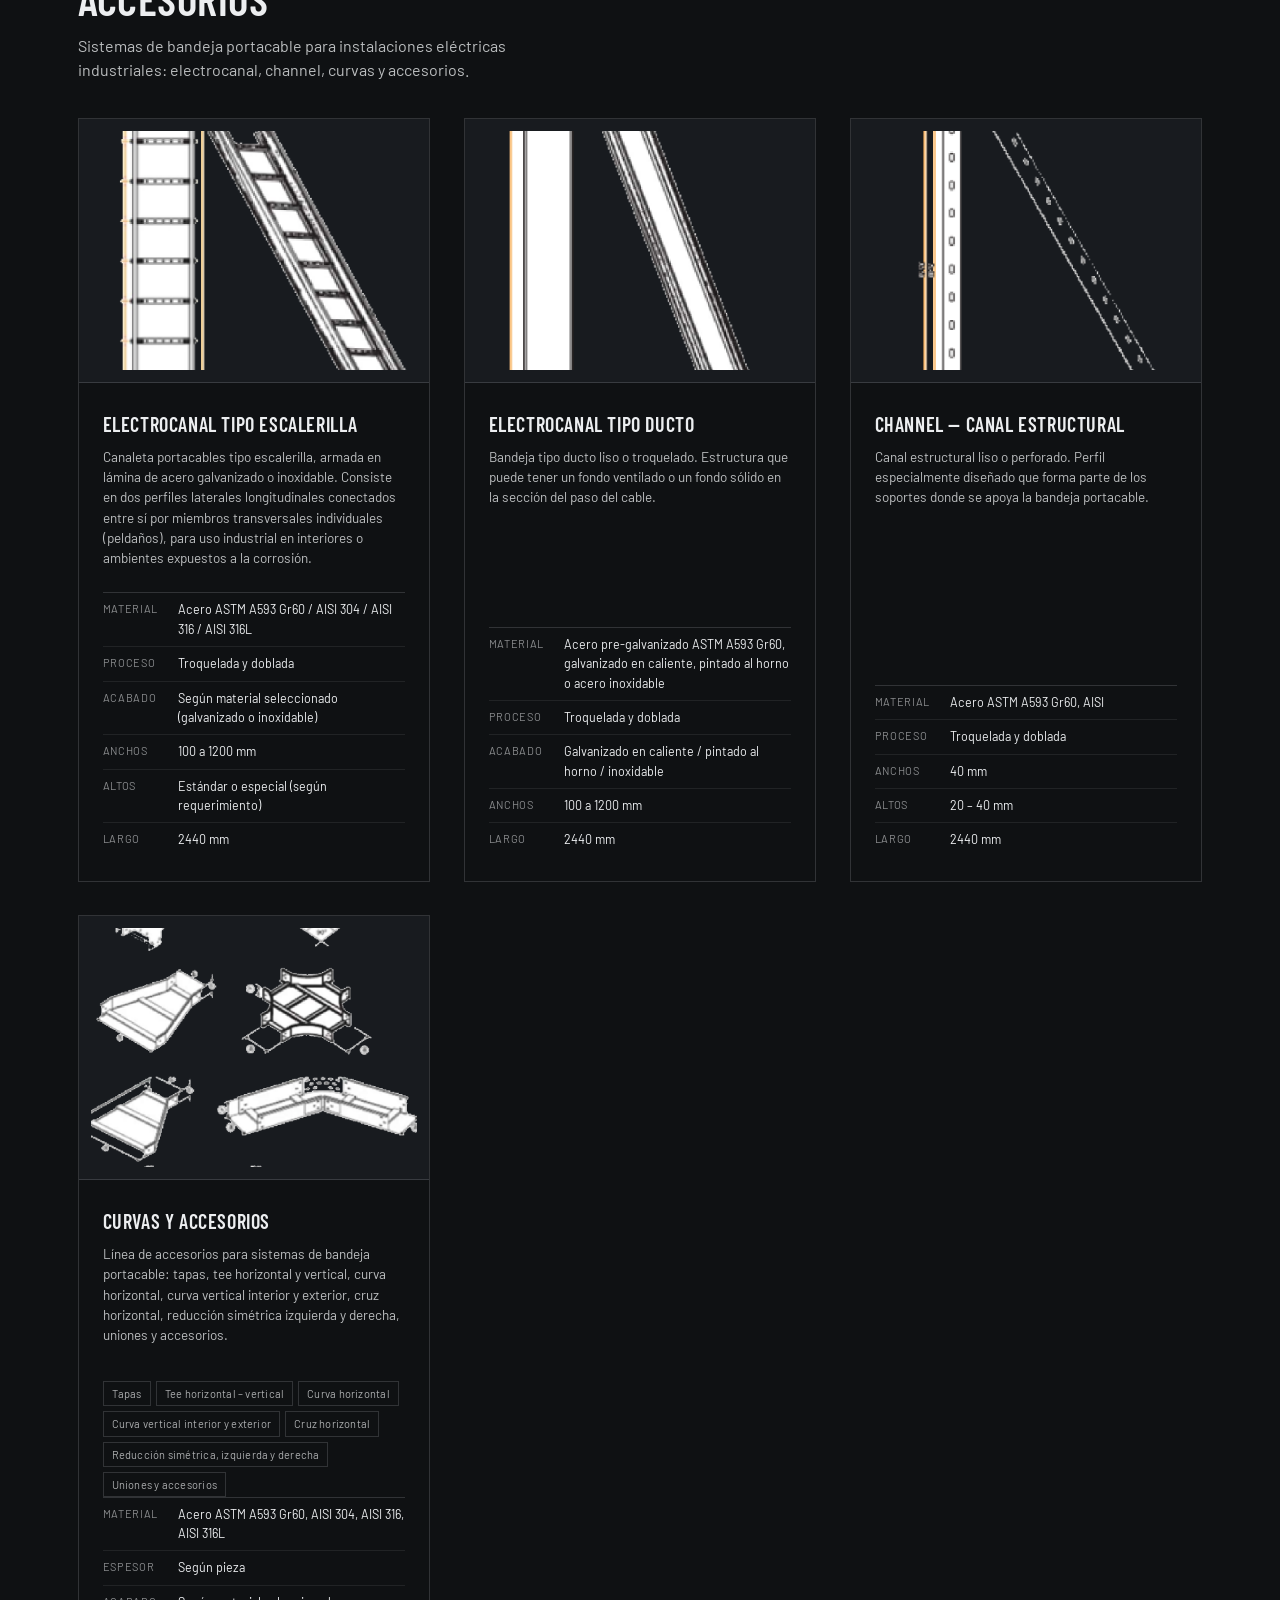
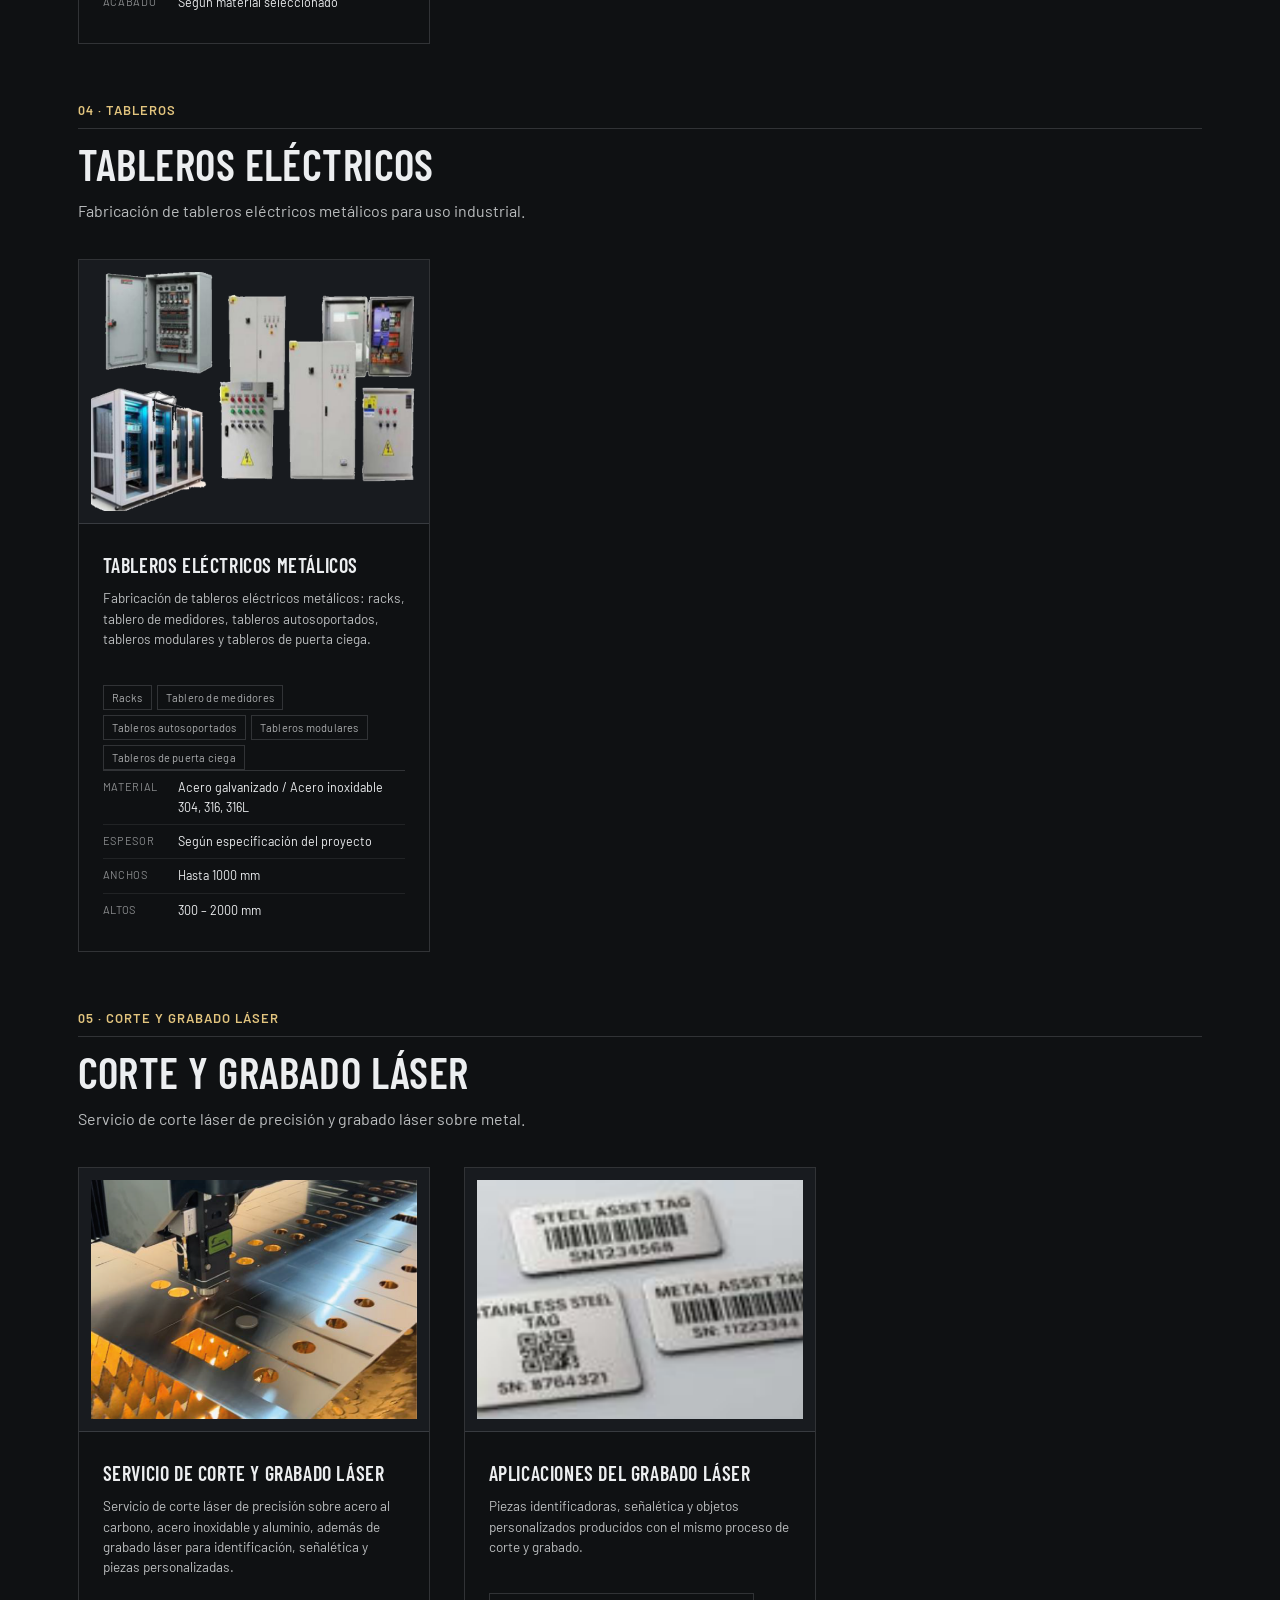
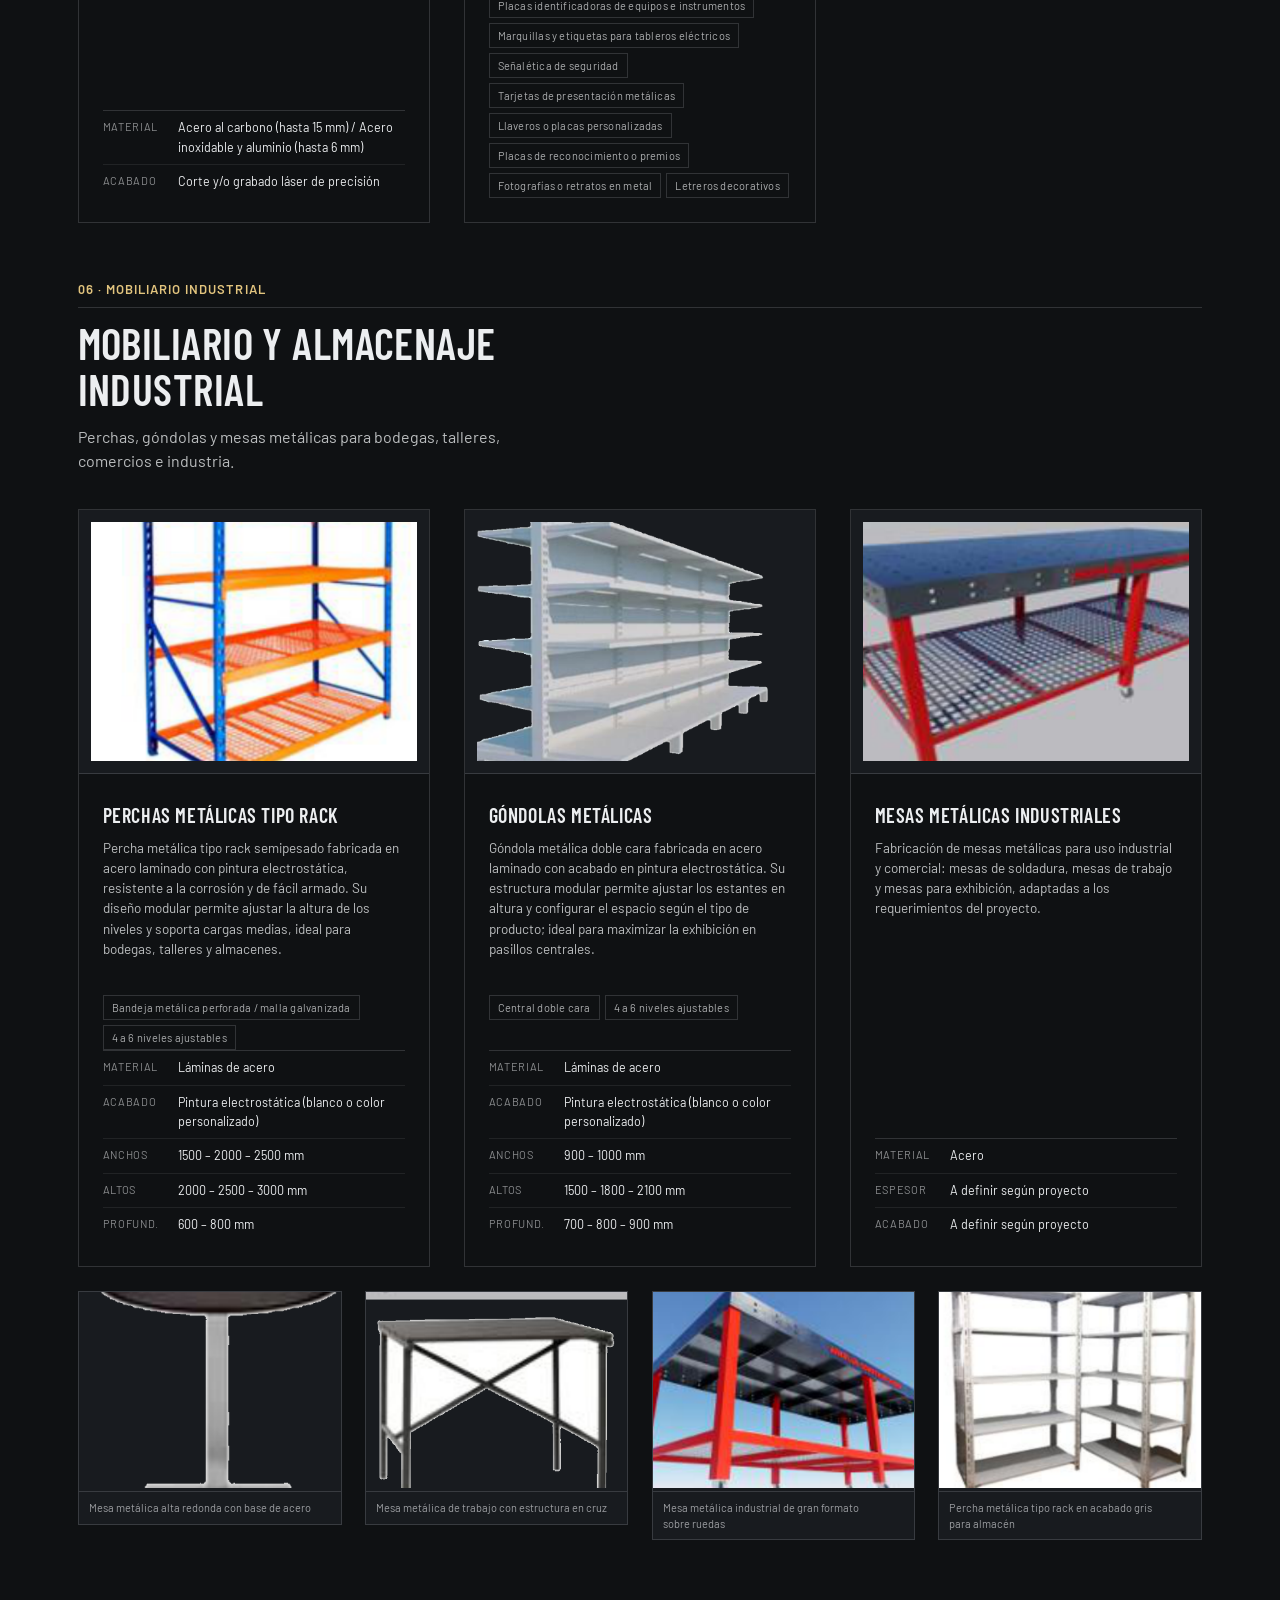
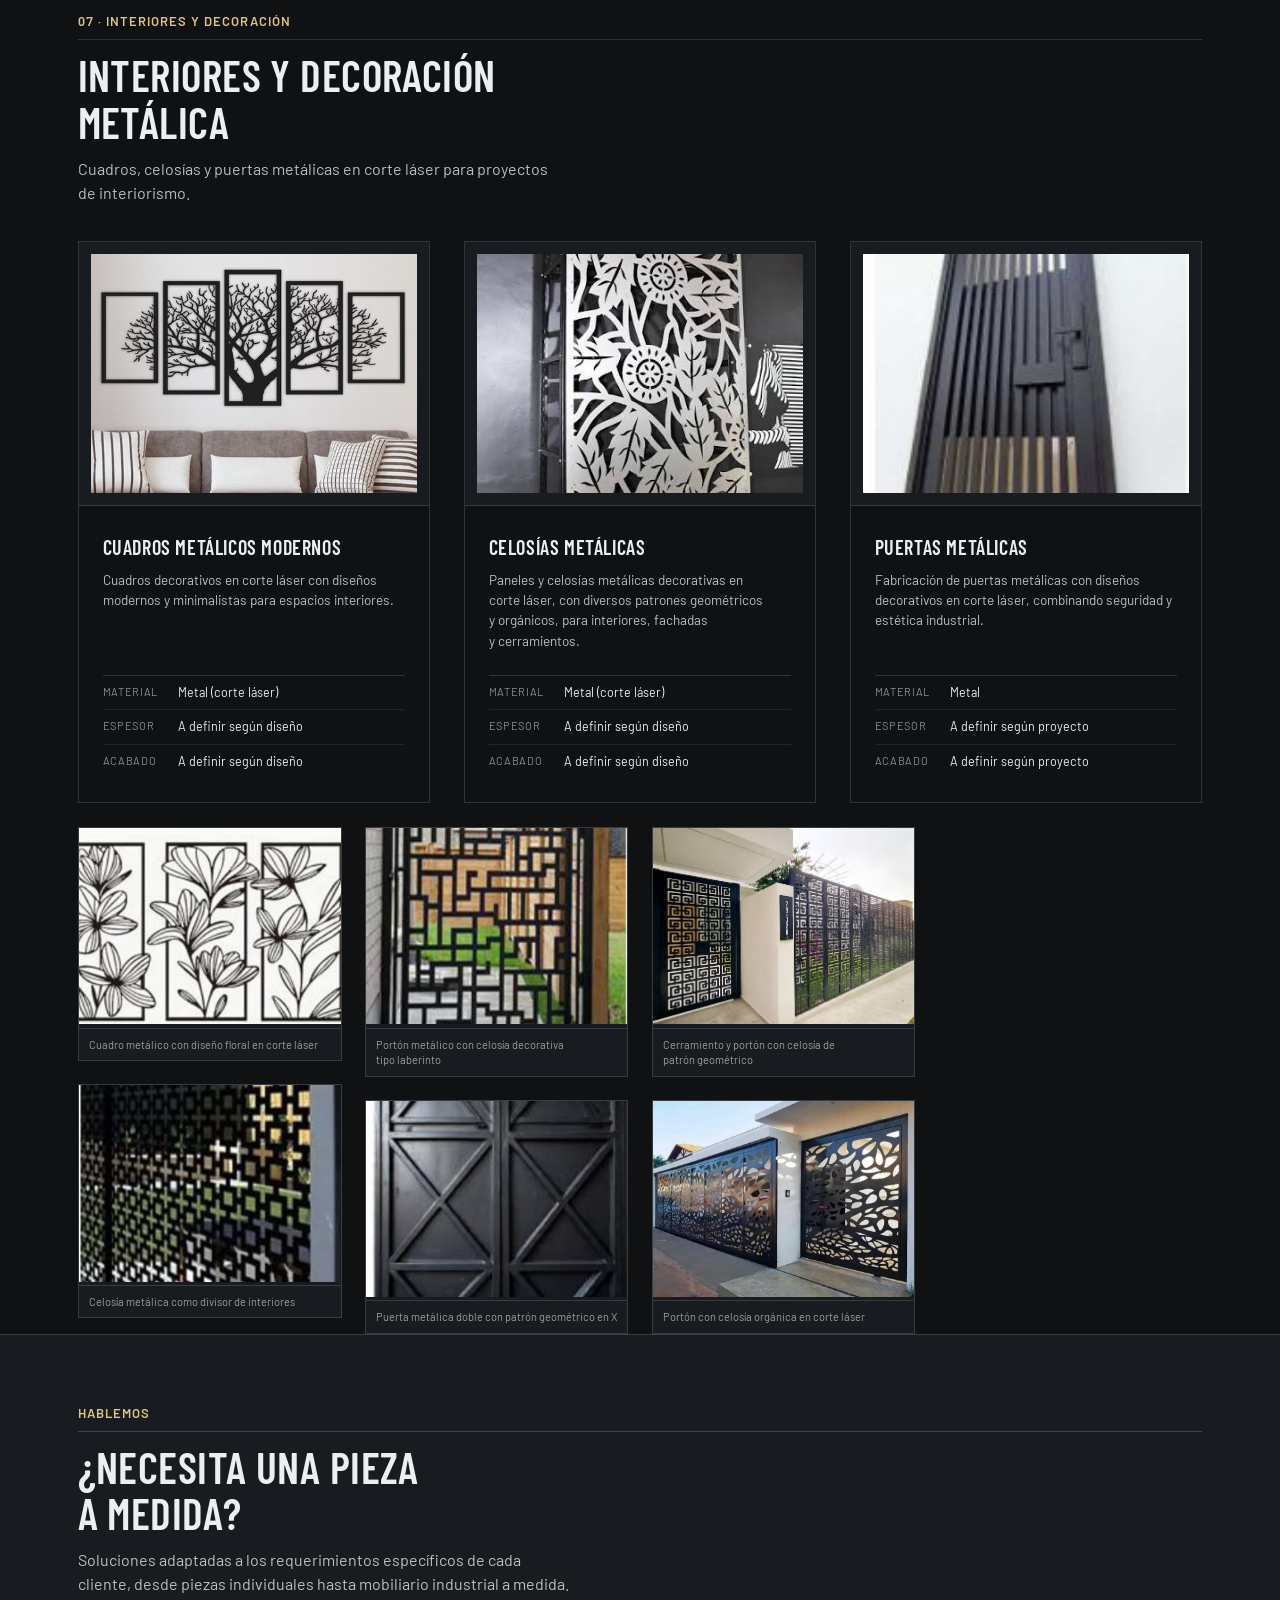
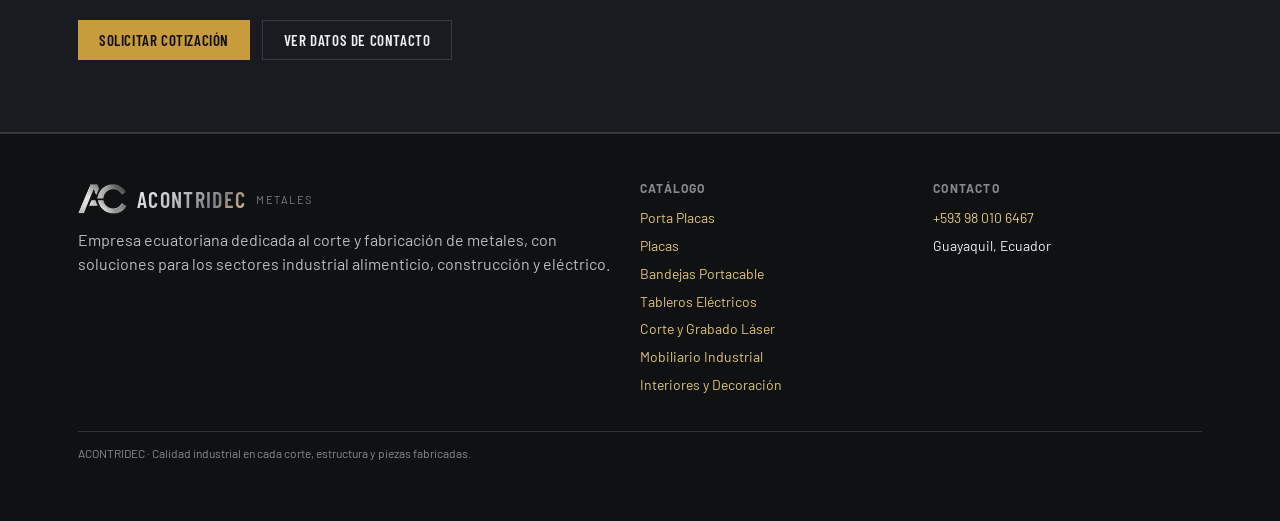
<file: catalogo.html>
<!doctype html>
<html lang="es">
<head>
<meta charset="utf-8" />
<meta name="viewport" content="width=device-width, initial-scale=1" />
<title>Catálogo — ACONTRIDEC</title>
<meta name="description" content="Catálogo metalmecánico de ACONTRIDEC: porta placas, placas, bandejas portacable, tableros eléctricos, corte y grabado láser, mobiliario industrial, interiores y decoración metálica." />
<script src="./ds-base.js"></script>
<link rel="stylesheet" href="./site.css" />
</head>
<body>
<div class="topbar"><div class="row"><span>Metalmecánica · Guayaquil, Ecuador</span><a href="https://wa.me/593980106467">WhatsApp +593 98 010 6467</a></div></div>

<header class="site-nav"><div class="row">
  <a class="brand" href="index.html"><img src="img/marca-ac.png" alt="" /><b>Acontridec</b> <em>Metales</em></a>
  <nav class="menu" aria-label="Principal">
    <a href="index.html#inicio">Inicio</a>
    <a href="index.html#nosotros">Nosotros</a>
    <a href="index.html#servicios">Servicios</a>
    <a href="catalogo.html" aria-current="page">Catálogo</a>
    <a href="index.html#sectores">Sectores</a>
    <a href="index.html#galeria">Galería</a>
    <a href="index.html#contacto">Contacto</a>
  </nav>
  <a class="btn btn-primary" href="https://wa.me/593980106467?text=Hola%20ACONTRIDEC%2C%20quisiera%20solicitar%20una%20cotizaci%C3%B3n.">Solicitar cotización</a>
  <details class="mnav"><summary>Menú</summary><nav class="mnav-panel" aria-label="Principal (móvil)">
    <a href="index.html#inicio">Inicio</a>
    <a href="index.html#nosotros">Nosotros</a>
    <a href="index.html#servicios">Servicios</a>
    <a href="catalogo.html" aria-current="page">Catálogo</a>
    <a href="index.html#sectores">Sectores</a>
    <a href="index.html#galeria">Galería</a>
    <a href="index.html#contacto">Contacto</a>
    <a href="https://wa.me/593980106467?text=Hola%20ACONTRIDEC%2C%20quisiera%20solicitar%20una%20cotizaci%C3%B3n.">Solicitar cotización</a>
  </nav></details>
</div></header>

<div class="wrap page-head">
  <span class="kicker">Catálogo metalmecánico</span>
  <hr class="caption-rule" />
  <h1 class="display" style="font-size:clamp(34px,5vw,64px)"><span class="line">Catálogo</span></h1>
  <p class="sec-lead">Siete líneas de fabricación y 19 productos con material, espesor, acabado y dimensiones tomados del catálogo de ACONTRIDEC.</p>
  <div class="dl-cat">
    <figure class="blueprint"><img src="img/portada-catalogo.png" alt="Portada del catálogo metalmecánico de ACONTRIDEC" /><i class="corner tl"></i><i class="corner tr"></i><i class="corner bl"></i><i class="corner br"></i></figure>
    <div>
      <span class="kicker">PDF · 13 páginas</span>
      <h3>Catálogo metalmecánico</h3>
      <p>“Calidad industrial en cada corte, estructuras y piezas fabricadas a medida”. Sector industrial alimenticio, construcción y ámbito eléctrico.</p>
      <div class="actions">
        <a class="btn btn-primary" href="catalogo-acontridec.pdf" download>Descargar catálogo (PDF)</a>
        <a class="btn btn-secondary" href="https://wa.me/593980106467?text=Hola%20ACONTRIDEC%2C%20quisiera%20solicitar%20una%20cotizaci%C3%B3n.">Solicitar cotización</a>
      </div>
    </div>
  </div>
</div>

<nav class="cat-nav" aria-label="Categorías"><div class="row">
  <a href="#porta-placas">01 Porta Placas</a>
  <a href="#placas">02 Placas</a>
  <a href="#bandejas-portacable">03 Bandejas Portacable</a>
  <a href="#tableros-electricos">04 Tableros</a>
  <a href="#corte-grabado-laser">05 Corte y Grabado Láser</a>
  <a href="#mobiliario-industrial">06 Mobiliario Industrial</a>
  <a href="#interiores-decoracion">07 Interiores y Decoración</a>
</div></nav>

<div class="wrap">

  <section class="cat-section" id="porta-placas">
    <span class="kicker">01 · Porta Placas</span>
    <hr class="caption-rule" />
    <div class="sec-head"><h2 class="sec-title">Porta Placas para Motos</h2><p class="sec-lead">Porta placas metálicos con logotipo de marca aplicado mediante corte láser de precisión.</p></div>
    <div class="prod-grid">
      <article class="prod"><i class="corner tl"></i><i class="corner tr"></i><i class="corner bl"></i><i class="corner br"></i>
        <div class="thumb"><img src="img/products/porta-placa-shineray-galvanizado.png" alt="Porta placa rectangular Shineray, acabado negro mate" /></div>
        <div class="body"><span class="brand-tag">Shineray</span><h3>Porta Placa Rectangular</h3><p>Porta placa de acero galvanizado con diseño y logotipo aplicado mediante corte láser de precisión, para alta exigencia y durabilidad.</p>
          <dl><div><dt>Material</dt><dd>Galvanizado y hierro negro de 0.7 mm</dd></div><div><dt>Espesor</dt><dd>0.7 mm</dd></div><div><dt>Acabado</dt><dd>Pintura negra electrostática horneada</dd></div></dl></div>
      </article>
      <article class="prod"><i class="corner tl"></i><i class="corner tr"></i><i class="corner bl"></i><i class="corner br"></i>
        <div class="thumb"><img src="img/products/porta-placa-shineray-inoxidable.png" alt="Porta placa rectangular Shineray en acero inoxidable pulido" /></div>
        <div class="body"><span class="brand-tag">Shineray</span><h3>Porta Placa Rectangular</h3><p>Porta placa de acero inoxidable con diseño y logotipo aplicado mediante corte láser de precisión, resistente a la corrosión y de alta durabilidad.</p>
          <dl><div><dt>Material</dt><dd>Acero inoxidable pulido</dd></div><div><dt>Espesor</dt><dd>0.7 mm</dd></div><div><dt>Acabado</dt><dd>Pulido 430</dd></div></dl></div>
      </article>
      <article class="prod"><i class="corner tl"></i><i class="corner tr"></i><i class="corner bl"></i><i class="corner br"></i>
        <div class="thumb"><img src="img/products/porta-placa-suzuki-inoxidable.png" alt="Porta placa rectangular con logotipo Suzuki" /></div>
        <div class="body"><span class="brand-tag">Suzuki</span><h3>Porta Placa Rectangular</h3><p>Porta placa de acero inoxidable con logotipo Suzuki en corte láser de precisión, ideal para motos que exigen acabado premium y resistencia.</p>
          <dl><div><dt>Material</dt><dd>Acero inoxidable pulido</dd></div><div><dt>Espesor</dt><dd>0.7 mm</dd></div><div><dt>Acabado</dt><dd>Pulido 430</dd></div></dl></div>
      </article>
      <article class="prod"><i class="corner tl"></i><i class="corner tr"></i><i class="corner bl"></i><i class="corner br"></i>
        <div class="thumb"><img src="img/products/porta-placa-suzuki-linea-decorativa.png" alt="Porta placa rectangular Suzuki con línea decorativa" /></div>
        <div class="body"><span class="brand-tag">Suzuki</span><h3>Porta Placa Rectangular</h3><p>Porta placa con logotipo Suzuki y línea decorativa en corte láser, diseñada para alta resistencia y durabilidad industrial.</p>
          <dl><div><dt>Material</dt><dd>Acero inoxidable pulido</dd></div><div><dt>Espesor</dt><dd>0.7 mm</dd></div><div><dt>Acabado</dt><dd>Pulido 430</dd></div></dl></div>
      </article>
      <article class="prod"><i class="corner tl"></i><i class="corner tr"></i><i class="corner bl"></i><i class="corner br"></i>
        <div class="thumb"><img src="img/products/porta-placa-rectangular-yamaha.png" alt="Porta placa rectangular con logotipo Yamaha" /></div>
        <div class="body"><span class="brand-tag">Yamaha</span><h3>Porta Placa Rectangular</h3><p>Porta placa de acero inoxidable con logotipo Yamaha en corte láser, acabado pulido profesional para motocicletas de alta gama y uso exigente.</p>
          <dl><div><dt>Material</dt><dd>Acero inoxidable pulido</dd></div><div><dt>Espesor</dt><dd>0.7 mm</dd></div><div><dt>Acabado</dt><dd>Pulido 430</dd></div></dl></div>
      </article>
    </div>
  </section>

  <section class="cat-section" id="placas">
    <span class="kicker">02 · Placas</span>
    <hr class="caption-rule" />
    <div class="sec-head"><h2 class="sec-title">Placas Decorativas para Motos</h2><p class="sec-lead">Placas metálicas con diseño personalizado y logotipo en corte láser, acabado horneado de alta resistencia.</p></div>
    <div class="prod-grid">
      <article class="prod"><i class="corner tl"></i><i class="corner tr"></i><i class="corner bl"></i><i class="corner br"></i>
        <div class="thumb"><img src="img/products/placa-shineray.png" alt="Placa de hierro negro con logotipo Shineray" /></div>
        <div class="body"><span class="brand-tag">Shineray</span><h3>Placa</h3><p>Placa de hierro negro con diseño tipo escudo y logotipo en corte láser de precisión, con pintura horneada de alta adherencia y resistencia.</p>
          <dl><div><dt>Material</dt><dd>Hierro negro</dd></div><div><dt>Espesor</dt><dd>1.8 mm / 2 mm</dd></div><div><dt>Acabado</dt><dd>Pintura electrostática horneada — Negro mate</dd></div></dl></div>
      </article>
      <article class="prod"><i class="corner tl"></i><i class="corner tr"></i><i class="corner bl"></i><i class="corner br"></i>
        <div class="thumb"><img src="img/products/placa-shm.png" alt="Placa SHM de hierro negro, acabado mate" /></div>
        <div class="body"><span class="brand-tag">SHM</span><h3>Placa SHM</h3><p>Placa de hierro negro con diseño tipo escudo agresivo y logotipo en corte láser, acabado negro mate de alta resistencia para motos deportivas.</p>
          <dl><div><dt>Material</dt><dd>Hierro negro</dd></div><div><dt>Espesor</dt><dd>1.8 mm / 2 mm</dd></div><div><dt>Acabado</dt><dd>Pintura electrostática horneada — Negro mate</dd></div></dl></div>
      </article>
    </div>
  </section>

  <section class="cat-section" id="bandejas-portacable">
    <span class="kicker">03 · Bandejas Portacable</span>
    <hr class="caption-rule" />
    <div class="sec-head"><h2 class="sec-title">Bandejas Portacable y Accesorios</h2><p class="sec-lead">Sistemas de bandeja portacable para instalaciones eléctricas industriales: electrocanal, channel, curvas y accesorios.</p></div>
    <div class="prod-grid">
      <article class="prod"><i class="corner tl"></i><i class="corner tr"></i><i class="corner bl"></i><i class="corner br"></i>
        <div class="thumb"><img src="img/products/electrocanal-tipo-escalerilla.png" alt="Electrocanal tipo escalerilla para bandeja portacable" /></div>
        <div class="body"><h3>Electrocanal Tipo Escalerilla</h3><p>Canaleta portacables tipo escalerilla, armada en lámina de acero galvanizado o inoxidable. Consiste en dos perfiles laterales longitudinales conectados entre sí por miembros transversales individuales (peldaños), para uso industrial en interiores o ambientes expuestos a la corrosión.</p>
          <dl><div><dt>Material</dt><dd>Acero ASTM A593 Gr60 / AISI 304 / AISI 316 / AISI 316L</dd></div><div><dt>Proceso</dt><dd>Troquelada y doblada</dd></div><div><dt>Acabado</dt><dd>Según material seleccionado (galvanizado o inoxidable)</dd></div><div><dt>Anchos</dt><dd>100 a 1200 mm</dd></div><div><dt>Altos</dt><dd>Estándar o especial (según requerimiento)</dd></div><div><dt>Largo</dt><dd>2440 mm</dd></div></dl></div>
      </article>
      <article class="prod"><i class="corner tl"></i><i class="corner tr"></i><i class="corner bl"></i><i class="corner br"></i>
        <div class="thumb"><img src="img/products/electrocanal-tipo-ducto.png" alt="Electrocanal tipo ducto para bandeja portacable" /></div>
        <div class="body"><h3>Electrocanal Tipo Ducto</h3><p>Bandeja tipo ducto liso o troquelado. Estructura que puede tener un fondo ventilado o un fondo sólido en la sección del paso del cable.</p>
          <dl><div><dt>Material</dt><dd>Acero pre-galvanizado ASTM A593 Gr60, galvanizado en caliente, pintado al horno o acero inoxidable</dd></div><div><dt>Proceso</dt><dd>Troquelada y doblada</dd></div><div><dt>Acabado</dt><dd>Galvanizado en caliente / pintado al horno / inoxidable</dd></div><div><dt>Anchos</dt><dd>100 a 1200 mm</dd></div><div><dt>Largo</dt><dd>2440 mm</dd></div></dl></div>
      </article>
      <article class="prod"><i class="corner tl"></i><i class="corner tr"></i><i class="corner bl"></i><i class="corner br"></i>
        <div class="thumb"><img src="img/products/channel-canal-estructural.png" alt="Channel, canal estructural para soporte de bandeja portacable" /></div>
        <div class="body"><h3>Channel — Canal Estructural</h3><p>Canal estructural liso o perforado. Perfil especialmente diseñado que forma parte de los soportes donde se apoya la bandeja portacable.</p>
          <dl><div><dt>Material</dt><dd>Acero ASTM A593 Gr60, AISI</dd></div><div><dt>Proceso</dt><dd>Troquelada y doblada</dd></div><div><dt>Anchos</dt><dd>40 mm</dd></div><div><dt>Altos</dt><dd>20 – 40 mm</dd></div><div><dt>Largo</dt><dd>2440 mm</dd></div></dl></div>
      </article>
      <article class="prod"><i class="corner tl"></i><i class="corner tr"></i><i class="corner bl"></i><i class="corner br"></i>
        <div class="thumb"><img src="img/products/curvas-y-accesorios-bandeja-portacable.png" alt="Curvas y accesorios para bandeja portacable" /></div>
        <div class="body"><h3>Curvas y Accesorios</h3><p>Línea de accesorios para sistemas de bandeja portacable: tapas, tee horizontal y vertical, curva horizontal, curva vertical interior y exterior, cruz horizontal, reducción simétrica izquierda y derecha, uniones y accesorios.</p>
          <ul class="feat"><li>Tapas</li><li>Tee horizontal – vertical</li><li>Curva horizontal</li><li>Curva vertical interior y exterior</li><li>Cruz horizontal</li><li>Reducción simétrica, izquierda y derecha</li><li>Uniones y accesorios</li></ul>
          <dl><div><dt>Material</dt><dd>Acero ASTM A593 Gr60, AISI 304, AISI 316, AISI 316L</dd></div><div><dt>Espesor</dt><dd>Según pieza</dd></div><div><dt>Acabado</dt><dd>Según material seleccionado</dd></div></dl></div>
      </article>
    </div>
  </section>

  <section class="cat-section" id="tableros-electricos">
    <span class="kicker">04 · Tableros</span>
    <hr class="caption-rule" />
    <div class="sec-head"><h2 class="sec-title">Tableros Eléctricos</h2><p class="sec-lead">Fabricación de tableros eléctricos metálicos para uso industrial.</p></div>
    <div class="prod-grid">
      <article class="prod"><i class="corner tl"></i><i class="corner tr"></i><i class="corner bl"></i><i class="corner br"></i>
        <div class="thumb"><img src="img/products/tableros-electricos-metalicos.png" alt="Tableros eléctricos metálicos: racks, autosoportados y modulares" /></div>
        <div class="body"><h3>Tableros Eléctricos Metálicos</h3><p>Fabricación de tableros eléctricos metálicos: racks, tablero de medidores, tableros autosoportados, tableros modulares y tableros de puerta ciega.</p>
          <ul class="feat"><li>Racks</li><li>Tablero de medidores</li><li>Tableros autosoportados</li><li>Tableros modulares</li><li>Tableros de puerta ciega</li></ul>
          <dl><div><dt>Material</dt><dd>Acero galvanizado / Acero inoxidable 304, 316, 316L</dd></div><div><dt>Espesor</dt><dd>Según especificación del proyecto</dd></div><div><dt>Anchos</dt><dd>Hasta 1000 mm</dd></div><div><dt>Altos</dt><dd>300 – 2000 mm</dd></div></dl></div>
      </article>
    </div>
  </section>

  <section class="cat-section" id="corte-grabado-laser">
    <span class="kicker">05 · Corte y Grabado Láser</span>
    <hr class="caption-rule" />
    <div class="sec-head"><h2 class="sec-title">Corte y Grabado Láser</h2><p class="sec-lead">Servicio de corte láser de precisión y grabado láser sobre metal.</p></div>
    <div class="prod-grid">
      <article class="prod"><i class="corner tl"></i><i class="corner tr"></i><i class="corner bl"></i><i class="corner br"></i>
        <div class="thumb"><img src="img/corte-laser-lamina.png" alt="Cabezal de corte láser cortando piezas sobre una lámina de acero" /></div>
        <div class="body"><h3>Servicio de Corte y Grabado Láser</h3><p>Servicio de corte láser de precisión sobre acero al carbono, acero inoxidable y aluminio, además de grabado láser para identificación, señalética y piezas personalizadas.</p>
          <dl><div><dt>Material</dt><dd>Acero al carbono (hasta 15 mm) / Acero inoxidable y aluminio (hasta 6 mm)</dd></div><div><dt>Acabado</dt><dd>Corte y/o grabado láser de precisión</dd></div></dl></div>
      </article>
      <article class="prod"><i class="corner tl"></i><i class="corner tr"></i><i class="corner bl"></i><i class="corner br"></i>
        <div class="thumb"><img src="uploads/public/images/products/servicio-de-corte-y-grabado-laser-2.png" alt="Placas metálicas identificadoras con grabado láser" /></div>
        <div class="body"><h3>Aplicaciones del grabado láser</h3><p>Piezas identificadoras, señalética y objetos personalizados producidos con el mismo proceso de corte y grabado.</p>
          <ul class="feat"><li>Placas identificadoras de equipos e instrumentos</li><li>Marquillas y etiquetas para tableros eléctricos</li><li>Señalética de seguridad</li><li>Tarjetas de presentación metálicas</li><li>Llaveros o placas personalizadas</li><li>Placas de reconocimiento o premios</li><li>Fotografías o retratos en metal</li><li>Letreros decorativos</li></ul></div>
      </article>
    </div>
  </section>

  <section class="cat-section" id="mobiliario-industrial">
    <span class="kicker">06 · Mobiliario Industrial</span>
    <hr class="caption-rule" />
    <div class="sec-head"><h2 class="sec-title">Mobiliario y Almacenaje Industrial</h2><p class="sec-lead">Perchas, góndolas y mesas metálicas para bodegas, talleres, comercios e industria.</p></div>
    <div class="prod-grid">
      <article class="prod"><i class="corner tl"></i><i class="corner tr"></i><i class="corner bl"></i><i class="corner br"></i>
        <div class="thumb"><img src="uploads/public/images/products/perchas-metalicas-tipo-rack.png" alt="Percha metálica tipo rack naranja y azul para bodega" /></div>
        <div class="body"><h3>Perchas Metálicas Tipo Rack</h3><p>Percha metálica tipo rack semipesado fabricada en acero laminado con pintura electrostática, resistente a la corrosión y de fácil armado. Su diseño modular permite ajustar la altura de los niveles y soporta cargas medias, ideal para bodegas, talleres y almacenes.</p>
          <ul class="feat"><li>Bandeja metálica perforada / malla galvanizada</li><li>4 a 6 niveles ajustables</li></ul>
          <dl><div><dt>Material</dt><dd>Láminas de acero</dd></div><div><dt>Acabado</dt><dd>Pintura electrostática (blanco o color personalizado)</dd></div><div><dt>Anchos</dt><dd>1500 – 2000 – 2500 mm</dd></div><div><dt>Altos</dt><dd>2000 – 2500 – 3000 mm</dd></div><div><dt>Profund.</dt><dd>600 – 800 mm</dd></div></dl></div>
      </article>
      <article class="prod"><i class="corner tl"></i><i class="corner tr"></i><i class="corner bl"></i><i class="corner br"></i>
        <div class="thumb"><img src="img/products/gondolas-metalicas.png" alt="Góndola metálica doble cara para exhibición" /></div>
        <div class="body"><h3>Góndolas Metálicas</h3><p>Góndola metálica doble cara fabricada en acero laminado con acabado en pintura electrostática. Su estructura modular permite ajustar los estantes en altura y configurar el espacio según el tipo de producto; ideal para maximizar la exhibición en pasillos centrales.</p>
          <ul class="feat"><li>Central doble cara</li><li>4 a 6 niveles ajustables</li></ul>
          <dl><div><dt>Material</dt><dd>Láminas de acero</dd></div><div><dt>Acabado</dt><dd>Pintura electrostática (blanco o color personalizado)</dd></div><div><dt>Anchos</dt><dd>900 – 1000 mm</dd></div><div><dt>Altos</dt><dd>1500 – 1800 – 2100 mm</dd></div><div><dt>Profund.</dt><dd>700 – 800 – 900 mm</dd></div></dl></div>
      </article>
      <article class="prod"><i class="corner tl"></i><i class="corner tr"></i><i class="corner bl"></i><i class="corner br"></i>
        <div class="thumb"><img src="uploads/public/images/products/mesas-metalicas-industriales.png" alt="Mesa metálica de soldadura con patas rojas y bandeja perforada" /></div>
        <div class="body"><h3>Mesas Metálicas Industriales</h3><p>Fabricación de mesas metálicas para uso industrial y comercial: mesas de soldadura, mesas de trabajo y mesas para exhibición, adaptadas a los requerimientos del proyecto.</p>
          <dl><div><dt>Material</dt><dd>Acero</dd></div><div><dt>Espesor</dt><dd>A definir según proyecto</dd></div><div><dt>Acabado</dt><dd>A definir según proyecto</dd></div></dl></div>
      </article>
    </div>
    <div class="gallery" style="columns:4;margin-top:24px">
      <figure class="g-wide"><img src="img/products/mesas-metalicas-industriales-2.png" alt="Mesa metálica alta redonda con base de acero" /><figcaption>Mesa metálica alta redonda con base de acero</figcaption></figure>
      <figure class="g-wide"><img src="img/products/mesas-metalicas-industriales-3.png" alt="Mesa metálica de trabajo con estructura en cruz" /><figcaption>Mesa metálica de trabajo con estructura en cruz</figcaption></figure>
      <figure class="g-wide"><img src="uploads/public/images/products/mesas-metalicas-industriales-4.png" alt="Mesa metálica industrial de gran formato sobre ruedas" /><figcaption>Mesa metálica industrial de gran formato sobre ruedas</figcaption></figure>
      <figure class="g-wide"><img src="uploads/public/images/products/perchas-metalicas-tipo-rack-2.png" alt="Percha metálica tipo rack en acabado gris para almacén" /><figcaption>Percha metálica tipo rack en acabado gris para almacén</figcaption></figure>
    </div>
  </section>

  <section class="cat-section" id="interiores-decoracion">
    <span class="kicker">07 · Interiores y Decoración</span>
    <hr class="caption-rule" />
    <div class="sec-head"><h2 class="sec-title">Interiores y Decoración Metálica</h2><p class="sec-lead">Cuadros, celosías y puertas metálicas en corte láser para proyectos de interiorismo.</p></div>
    <div class="prod-grid">
      <article class="prod"><i class="corner tl"></i><i class="corner tr"></i><i class="corner bl"></i><i class="corner br"></i>
        <div class="thumb"><img src="img/cuadro-arbol-metalico.png" alt="Cuadro metálico de árbol en corte láser instalado en sala" /></div>
        <div class="body"><h3>Cuadros Metálicos Modernos</h3><p>Cuadros decorativos en corte láser con diseños modernos y minimalistas para espacios interiores.</p>
          <dl><div><dt>Material</dt><dd>Metal (corte láser)</dd></div><div><dt>Espesor</dt><dd>A definir según diseño</dd></div><div><dt>Acabado</dt><dd>A definir según diseño</dd></div></dl></div>
      </article>
      <article class="prod"><i class="corner tl"></i><i class="corner tr"></i><i class="corner bl"></i><i class="corner br"></i>
        <div class="thumb"><img src="img/celosia-hojas-inoxidable.png" alt="Panel de celosía metálica con diseño de hojas en corte láser" /></div>
        <div class="body"><h3>Celosías Metálicas</h3><p>Paneles y celosías metálicas decorativas en corte láser, con diversos patrones geométricos y orgánicos, para interiores, fachadas y cerramientos.</p>
          <dl><div><dt>Material</dt><dd>Metal (corte láser)</dd></div><div><dt>Espesor</dt><dd>A definir según diseño</dd></div><div><dt>Acabado</dt><dd>A definir según diseño</dd></div></dl></div>
      </article>
      <article class="prod"><i class="corner tl"></i><i class="corner tr"></i><i class="corner bl"></i><i class="corner br"></i>
        <div class="thumb"><img src="uploads/public/images/products/puertas-metalicas.png" alt="Puerta metálica con listones y diseño decorativo" /></div>
        <div class="body"><h3>Puertas Metálicas</h3><p>Fabricación de puertas metálicas con diseños decorativos en corte láser, combinando seguridad y estética industrial.</p>
          <dl><div><dt>Material</dt><dd>Metal</dd></div><div><dt>Espesor</dt><dd>A definir según proyecto</dd></div><div><dt>Acabado</dt><dd>A definir según proyecto</dd></div></dl></div>
      </article>
    </div>
    <div class="gallery" style="columns:4;margin-top:24px">
      <figure class="g-wide"><img src="uploads/public/images/products/cuadros-metalicos-modernos-2.png" alt="Cuadro metálico moderno con diseño floral en corte láser" /><figcaption>Cuadro metálico con diseño floral en corte láser</figcaption></figure>
      <figure class="g-wide"><img src="uploads/public/images/products/celosias-metalicas-2.png" alt="Celosía metálica instalada como divisor de interiores" /><figcaption>Celosía metálica como divisor de interiores</figcaption></figure>
      <figure class="g-wide"><img src="uploads/public/images/products/celosias-metalicas-4.png" alt="Portón metálico con celosía decorativa tipo laberinto" /><figcaption>Portón metálico con celosía decorativa tipo laberinto</figcaption></figure>
      <figure class="g-wide"><img src="uploads/public/images/products/puertas-metalicas-2.png" alt="Puerta metálica doble con patrón geométrico en X" /><figcaption>Puerta metálica doble con patrón geométrico en X</figcaption></figure>
      <figure class="g-wide"><img src="img/porton-celosia-griega.png" alt="Cerramiento y portón metálico con celosía de patrón geométrico" /><figcaption>Cerramiento y portón con celosía de patrón geométrico</figcaption></figure>
      <figure class="g-wide"><img src="img/porton-celosia-organica.png" alt="Portón metálico con celosía orgánica en corte láser" /><figcaption>Portón con celosía orgánica en corte láser</figcaption></figure>
    </div>
  </section>
</div>

<section class="contact"><div class="wrap sec">
  <span class="kicker">Hablemos</span>
  <hr class="caption-rule" />
  <div class="sec-head"><h2 class="sec-title">¿Necesita una pieza a medida?</h2><p class="sec-lead">Soluciones adaptadas a los requerimientos específicos de cada cliente, desde piezas individuales hasta mobiliario industrial a medida.</p></div>
  <div class="actions">
    <a class="btn btn-primary" href="https://wa.me/593980106467?text=Hola%20ACONTRIDEC%2C%20quisiera%20solicitar%20una%20cotizaci%C3%B3n.">Solicitar cotización</a>
    <a class="btn btn-secondary" href="index.html#contacto">Ver datos de contacto</a>
  </div>
</div></section>

<footer class="site-footer"><div class="wrap">
  <div class="foot-grid">
    <div>
      <span class="brand"><img src="img/marca-ac.png" alt="" /><b>Acontridec</b> <em>Metales</em></span>
      <p class="sec-lead">Empresa ecuatoriana dedicada al corte y fabricación de metales, con soluciones para los sectores industrial alimenticio, construcción y eléctrico.</p>
    </div>
    <div><h4>Catálogo</h4><ul>
      <li><a href="#porta-placas">Porta Placas</a></li><li><a href="#placas">Placas</a></li><li><a href="#bandejas-portacable">Bandejas Portacable</a></li><li><a href="#tableros-electricos">Tableros Eléctricos</a></li><li><a href="#corte-grabado-laser">Corte y Grabado Láser</a></li><li><a href="#mobiliario-industrial">Mobiliario Industrial</a></li><li><a href="#interiores-decoracion">Interiores y Decoración</a></li>
    </ul></div>
    <div><h4>Contacto</h4><ul>
      <li><a href="https://wa.me/593980106467">+593 98 010 6467</a></li><li>Guayaquil, Ecuador</li>
    </ul></div>
  </div>
  <p class="legal">ACONTRIDEC · Calidad industrial en cada corte, estructura y piezas fabricadas.</p>
</div></footer>
</body>
</html>
</file>
<file: site.css>
/* ACONTRIDEC — dark theme + page layout. The palette is taken from the
   company mark: near-black ground, metallic silver type, brass accent
   (#c89b3c). The Industry tokens are re-pointed here, so every component
   class in ../../styles.css (.btn, .input, .table, .blueprint) follows.
   NOTE: on a dark ground the accent ramp runs inverted — the high steps
   (600–800) are the LIGHT ones, so hovers and small accent text brighten. */
:root{
  --color-bg:#0f1113;--color-surface:#181b1f;--color-text:#eceef0;
  --color-accent:#c89b3c;--color-accent-2:#b9bbc2;
  --color-divider:color-mix(in srgb,#b9bbc2 20%,transparent);
  --color-accent-100:#33290f;--color-accent-200:#45360f;--color-accent-300:#e2c47e;
  --color-accent-400:#d6b158;--color-accent-500:#c89b3c;--color-accent-600:#d8ac4d;
  --color-accent-700:#e2c47e;--color-accent-800:#f1ddb0;--color-accent-900:#0a0b0c;
  --color-neutral-100:#f5f5f8;--color-neutral-200:#d9dade;--color-neutral-300:#b9bbc2;
  --color-neutral-400:#9a9ca3;--color-neutral-500:#7d7f87;--color-neutral-600:#5f6167;
  --color-neutral-700:#45474c;--color-neutral-800:#2b2d31;--color-neutral-900:#191b1e;
  --shadow-sm:0 1px 2px rgba(0,0,0,.5);--shadow-md:0 4px 14px rgba(0,0,0,.55);--shadow-lg:0 16px 40px rgba(0,0,0,.6);
  --steel:#b9bbc2;
  --leading:24px;--half:12px;--edge:clamp(18px,4.5vw,64px);--measure:62ch
}
body{background:var(--color-bg);color:var(--color-text)}
html{scroll-behavior:smooth}
@media (prefers-reduced-motion:reduce){html{scroll-behavior:auto}}
body{margin:0;text-wrap:pretty}
.wrap{max-width:1240px;margin:0 auto;padding:0 var(--edge)}
img{display:block}
a{color:var(--color-accent-700);text-decoration:none}
a:hover{color:var(--color-accent-800);text-decoration:underline}

/* — furniture — */
.kicker{display:block;font-size:13px;line-height:var(--half);letter-spacing:.08em;text-transform:uppercase;font-weight:600;color:var(--color-accent-700);font-feature-settings:"tnum" 1;margin:0 0 var(--half)}
.caption-rule{height:1px;border:0;margin:0 0 var(--half);background:var(--color-divider)}
.sec{padding-block:calc(3*var(--leading))}
.sec-head{max-width:var(--measure)}
.sec-title{font-family:var(--font-heading);font-weight:var(--font-heading-weight);font-size:clamp(30px,3.4vw,44px);line-height:1.06;letter-spacing:.01em;text-transform:uppercase;margin:0}
.sec-lead{font-size:16px;line-height:var(--leading);color:color-mix(in srgb,var(--color-text) 78%,transparent);margin:var(--half) 0 0;max-width:var(--measure)}
.corner{pointer-events:none}

/* — top bar + nav — */
.topbar{background:#08090a;color:var(--steel);border-bottom:1px solid var(--color-divider)}
.topbar .row{max-width:1240px;margin:0 auto;padding:7px var(--edge);display:flex;flex-wrap:wrap;gap:var(--half) var(--leading);align-items:center;font-size:12px;letter-spacing:.06em;text-transform:uppercase}
.topbar .row span{opacity:.66}
.topbar .row a{margin-left:auto;color:var(--color-accent-300);font-weight:700;letter-spacing:.06em}
.topbar .row a:hover{color:var(--color-accent-800)}
.site-nav{position:sticky;top:0;z-index:20;background:color-mix(in srgb,var(--color-bg) 92%,transparent);backdrop-filter:blur(8px);border-bottom:1px solid var(--color-divider)}
.site-nav .row{max-width:1240px;margin:0 auto;padding:var(--half) var(--edge);display:flex;align-items:center;gap:var(--space-6);flex-wrap:nowrap}
.site-nav .row>.btn{white-space:nowrap;flex:none}
/* — brand mark (the company's own AC mark, lifted from the catalog) — */
.brand{display:flex;align-items:center;gap:10px;margin-right:auto;font-family:var(--font-heading);font-weight:var(--font-heading-weight);font-size:22px;letter-spacing:.06em;text-transform:uppercase;color:var(--color-text);white-space:nowrap}
.brand img{flex:none;height:30px;width:auto}
.brand b{font-weight:inherit;background:linear-gradient(135deg,#f4f4f5 0%,#b9bbc2 42%,#7d7f87 68%,#e2c47e 100%);-webkit-background-clip:text;background-clip:text;color:transparent}
.brand:hover{text-decoration:none;color:var(--color-text)}
.brand em{font-family:var(--font-body);font-style:normal;font-size:11px;font-weight:400;letter-spacing:.14em;color:color-mix(in srgb,var(--color-text) 50%,transparent)}
.menu{display:flex;gap:var(--space-6);flex-wrap:nowrap}
.menu a{font-size:13px;letter-spacing:.08em;text-transform:uppercase;color:var(--color-text)}
.menu a:hover,.menu a[aria-current]{color:var(--color-accent-700);text-decoration:none}
/* — mobile menu (native <details> drawer, no script) — */
.mnav{display:none;position:relative;flex:none}
.mnav>summary{list-style:none;cursor:pointer;display:flex;align-items:center;gap:7px;font-family:var(--font-heading);font-weight:var(--font-heading-weight);font-size:14px;letter-spacing:.08em;text-transform:uppercase;padding:8px 12px;border:1px solid var(--color-divider)}
.mnav>summary::-webkit-details-marker{display:none}
.mnav>summary::marker{content:""}
.mnav>summary::after{content:"";width:12px;height:1px;background:currentColor;box-shadow:0 -4px 0 currentColor,0 4px 0 currentColor}
.mnav[open]>summary{border-color:var(--color-accent);color:var(--color-accent-700)}
.mnav-panel{position:absolute;right:0;top:calc(100% + 9px);min-width:230px;display:grid;background:var(--color-bg);border:1px solid var(--color-divider);box-shadow:var(--shadow-md);z-index:30}
.mnav-panel a{padding:11px 14px;font-size:13px;letter-spacing:.08em;text-transform:uppercase;color:var(--color-text);border-bottom:1px solid var(--color-divider)}
.mnav-panel a:last-child{border-bottom:0}
.mnav-panel a:hover,.mnav-panel a[aria-current]{background:color-mix(in srgb,var(--color-accent) 10%,transparent);color:var(--color-accent-700);text-decoration:none}
@media (max-width:1150px){.menu{display:none}.mnav{display:block}}
@media (max-width:520px){.site-nav .row>.btn{display:none}.brand em{display:none}}

/* — hero: the photograph is the ground, faded into the page — */
.hero{position:relative;isolation:isolate;display:flex;align-items:center;min-height:min(84vh,740px);border-bottom:1px solid var(--color-divider);overflow:hidden}
.hero-bg{position:absolute;inset:0;z-index:-1}
.hero-bg img{width:100%;height:100%;object-fit:cover;object-position:62% 52%}
.hero-bg::after{content:"";position:absolute;inset:0;background:linear-gradient(100deg,#0f1113 0%,rgba(15,17,19,.94) 32%,rgba(15,17,19,.66) 58%,rgba(15,17,19,.3) 100%),linear-gradient(to top,#0f1113 0%,rgba(15,17,19,.15) 38%,transparent 62%)}
.hero-copy{width:100%;padding-block:calc(3*var(--leading))}
.hero-copy .kicker{color:var(--color-accent-300)}
.hero-copy .caption-rule{max-width:46ch;background:color-mix(in srgb,var(--steel) 34%,transparent)}
.display{font-family:var(--font-heading);font-weight:var(--font-heading-weight);font-size:clamp(40px,6vw,80px);line-height:1.04;letter-spacing:.01em;text-transform:uppercase;margin:0;margin-left:-.052em;max-width:19ch;background:linear-gradient(135deg,#ffffff 0%,#dfe0e4 40%,#a9abb2 100%);-webkit-background-clip:text;background-clip:text;color:transparent}
.display .line{display:block}
.hero .sub{font-size:17px;line-height:var(--leading);max-width:46ch;margin:var(--leading) 0 0;color:color-mix(in srgb,var(--color-text) 84%,transparent)}
.actions{display:flex;flex-wrap:wrap;gap:var(--half);margin-top:var(--leading)}
.actions .btn{min-height:40px;padding-inline:var(--space-6);font-size:15px;letter-spacing:.04em;text-transform:uppercase}
.trust{list-style:none;display:flex;flex-wrap:wrap;gap:var(--half) var(--leading);margin:calc(1.5*var(--leading)) 0 0;padding:0}
.trust li{display:flex;align-items:center;gap:8px;font-size:12px;letter-spacing:.1em;text-transform:uppercase;color:color-mix(in srgb,var(--color-text) 60%,transparent)}
.trust li::before{content:"";width:5px;height:5px;background:var(--color-accent)}

/* — full-bleed photo band (the catalog cover's own photograph and line) — */
.band{position:relative;isolation:isolate;border-block:1px solid var(--color-divider)}
.band>img{width:100%;height:clamp(240px,30vw,400px);object-fit:cover}
.band::after{content:"";position:absolute;inset:0;background:linear-gradient(90deg,rgba(10,11,12,.92) 0%,rgba(10,11,12,.55) 55%,rgba(10,11,12,.25) 100%)}
.band-copy{position:absolute;inset:0;z-index:1;max-width:1240px;margin:0 auto;padding:0 var(--edge);display:flex;flex-direction:column;justify-content:center;gap:var(--half)}
.band-quote{font-family:var(--font-heading);font-weight:var(--font-heading-weight);font-size:clamp(22px,3.1vw,42px);line-height:1.08;letter-spacing:.02em;text-transform:uppercase;color:var(--color-accent-300);margin:0;max-width:24ch}
.band-sub{margin:0;font-size:13px;letter-spacing:.12em;text-transform:uppercase;color:color-mix(in srgb,var(--color-text) 70%,transparent)}

/* — value proposition (cover copy) — */
.prop-grid{display:grid;grid-template-columns:minmax(0,7fr) minmax(0,5fr);gap:var(--leading) clamp(28px,5vw,80px);align-items:start;margin-top:var(--half)}
.prop-quote{font-family:var(--font-heading);font-weight:var(--font-heading-weight);font-size:clamp(19px,2vw,26px);letter-spacing:.02em;color:var(--color-accent-300);margin:var(--half) 0 0}
.bullets{list-style:none;margin:0;padding:0;display:grid;gap:1px;background:var(--color-divider);border:1px solid var(--color-divider)}
.bullets li{background:var(--color-bg);padding:var(--half) var(--leading);display:flex;align-items:center;gap:10px;font-family:var(--font-heading);font-weight:var(--font-heading-weight);font-size:19px;letter-spacing:.04em;text-transform:uppercase}
.bullets li::before{content:"";width:6px;height:6px;flex:none;background:var(--color-accent)}

/* — catalog PDF download — */
.dl-cat{display:grid;grid-template-columns:200px 1fr;gap:clamp(20px,3vw,48px);align-items:center;margin-top:calc(1.5*var(--leading));padding:var(--leading);border:1px solid var(--color-divider);background:var(--color-surface)}
.dl-cat figure{margin:0;background:#000}
.dl-cat img{width:100%;aspect-ratio:769/1087;object-fit:cover}
.dl-cat h3{font-family:var(--font-heading);font-weight:var(--font-heading-weight);font-size:clamp(24px,2.6vw,34px);letter-spacing:.03em;text-transform:uppercase;margin:0}
.dl-cat p{font-size:14px;line-height:var(--leading);margin:var(--half) 0 var(--leading);color:color-mix(in srgb,var(--color-text) 78%,transparent);max-width:52ch}
@media (max-width:860px){.prop-grid{grid-template-columns:1fr}.dl-cat{grid-template-columns:140px 1fr}}
@media (max-width:620px){.dl-cat{grid-template-columns:1fr}.dl-cat figure{max-width:200px}}

/* — product plates: cut-outs float on the dark ground; real photographs fill the frame — */
.cat .thumb,.prod .thumb,.sector .thumb{background:var(--color-surface)}
.cat .thumb img,.prod .thumb img{object-fit:contain;padding:var(--half)}
.gallery figure{background:var(--color-surface)}
.gallery figcaption{background:var(--color-surface)}

/* — framed figures — */
.frame{margin:0;background:var(--color-surface)}
.frame img{width:100%;height:100%;object-fit:cover}

/* — spec plate — */
.plate{position:relative;border:1px solid var(--color-divider)}
.plate .title-block{display:flex;flex-wrap:wrap;align-items:stretch;border-bottom:1px solid var(--color-divider)}
.plate .title-block>span{padding:var(--half) var(--leading);font-size:13px;line-height:var(--leading);letter-spacing:.08em;text-transform:uppercase;font-weight:600}
.tb-title{flex:1;min-width:18ch}
.tb-cell{border-left:1px solid var(--color-divider);white-space:nowrap;color:color-mix(in srgb,var(--color-text) 70%,transparent)}
.spec{table-layout:fixed}
.spec col.c-num{width:calc(2.5*var(--leading))}
.spec col.c-prop{width:34%}
.spec th,.spec td{padding:var(--half) var(--leading) var(--half) 0;vertical-align:middle}
.spec th:first-child,.spec td:first-child{padding-left:var(--leading)}
.spec th{font-size:13px;line-height:var(--half);font-weight:600;color:color-mix(in srgb,var(--color-text) 70%,transparent)}
.spec td{font-size:15px;line-height:var(--leading)}
.spec .s-num{font-size:13px;font-weight:600;letter-spacing:.08em;color:var(--color-accent-700)}
.btn-primary{color:#0f1113!important;font-weight:600}
.btn-secondary{color:var(--color-text)}
.spec .s-val{font-family:var(--font-heading);font-weight:var(--font-heading-weight);font-size:21px;line-height:var(--leading);letter-spacing:.02em;color:var(--color-accent-300)}
.spec tbody tr:hover{background:none}
.spec tbody tr:last-child td{border-bottom:0}
.plate .note{margin:0;padding:var(--half) var(--leading);border-top:1px solid var(--color-divider);font-size:13px;line-height:var(--leading);color:color-mix(in srgb,var(--color-text) 70%,transparent)}

/* — split (nosotros) — */
.split{display:grid;grid-template-columns:minmax(0,5fr) minmax(0,7fr);gap:var(--leading) clamp(28px,5vw,80px);align-items:start}
.split-figure img{aspect-ratio:4/5}
.sector-list{list-style:none;margin:calc(1.5*var(--leading)) 0 0;padding:0;display:grid;gap:1px;background:var(--color-divider);border:1px solid var(--color-divider)}
.sector-list li{background:var(--color-bg);padding:var(--half) var(--leading)}
.sector-list strong{font-family:var(--font-heading);font-weight:var(--font-heading-weight);font-size:17px;letter-spacing:.03em;text-transform:uppercase;display:block}
.sector-list span{font-size:14px;line-height:var(--leading);color:color-mix(in srgb,var(--color-text) 76%,transparent)}
blockquote.pull{font-family:var(--font-heading);font-weight:var(--font-heading-weight);font-size:clamp(22px,2.2vw,30px);line-height:1.2;letter-spacing:.02em;text-transform:uppercase;margin:calc(1.5*var(--leading)) 0 0;padding-left:var(--leading);border-left:2px solid var(--color-accent)}

/* — cells (servicios, valores) — */
.cells{display:grid;gap:clamp(20px,2.6vw,40px);margin-top:calc(1.5*var(--leading))}
.cells-3{grid-template-columns:repeat(3,1fr)}
.cells-4{grid-template-columns:repeat(4,1fr)}
.cell{position:relative;border:1px solid var(--color-divider);padding:var(--leading)}
.cell .n{display:block;font-family:var(--font-heading);font-weight:var(--font-heading-weight);font-size:30px;line-height:1;color:var(--color-accent);margin-bottom:var(--half)}
.cell h3{font-family:var(--font-heading);font-weight:var(--font-heading-weight);font-size:21px;line-height:1.1;letter-spacing:.03em;text-transform:uppercase;margin:0}
.cell p{font-size:14px;line-height:var(--leading);margin:var(--half) 0 0;color:color-mix(in srgb,var(--color-text) 78%,transparent)}

/* — catalog category grid — */
.cat-grid{display:grid;grid-template-columns:repeat(4,1fr);gap:clamp(18px,2.4vw,36px);margin-top:calc(1.5*var(--leading))}
.cat{position:relative;display:flex;flex-direction:column;border:1px solid var(--color-divider);background:transparent}
.cat .thumb{background:var(--color-surface);border-bottom:1px solid var(--color-divider);overflow:hidden}
.cat .thumb img{width:100%;aspect-ratio:4/3;object-fit:cover;transition:transform .4s ease}
.cat:hover .thumb img{transform:scale(1.04)}
.cat .body{padding:var(--half) var(--leading) var(--leading);display:flex;flex-direction:column;flex:1}
.cat h3{font-family:var(--font-heading);font-weight:var(--font-heading-weight);font-size:19px;line-height:1.12;letter-spacing:.03em;text-transform:uppercase;margin:0}
.cat p{font-size:13px;line-height:1.5;margin:8px 0 var(--leading);color:color-mix(in srgb,var(--color-text) 76%,transparent);flex:1}
.cat .more{font-size:12px;letter-spacing:.1em;text-transform:uppercase;font-weight:700;color:var(--color-accent-700)}
.cat:hover{border-color:var(--color-accent)}
.cat-index{font-size:12px;letter-spacing:.1em;color:color-mix(in srgb,var(--color-text) 50%,transparent);margin-bottom:6px;display:block}

/* — sectores — */
.sector-grid{display:grid;grid-template-columns:repeat(3,1fr);gap:clamp(20px,2.6vw,40px);margin-top:calc(1.5*var(--leading))}
.sector{position:relative;border:1px solid var(--color-divider);display:flex;flex-direction:column}
.sector .thumb{background:var(--color-surface);border-bottom:1px solid var(--color-divider)}
.sector .thumb img{width:100%;aspect-ratio:16/10;object-fit:cover}
.sector .body{padding:var(--leading);display:flex;flex-direction:column;flex:1}
.sector h3{font-family:var(--font-heading);font-weight:var(--font-heading-weight);font-size:22px;letter-spacing:.03em;text-transform:uppercase;margin:0}
.sector p{font-size:14px;line-height:var(--leading);margin:var(--half) 0 var(--leading);color:color-mix(in srgb,var(--color-text) 78%,transparent);flex:1}

/* — proceso — */
.steps{display:grid;grid-template-columns:repeat(4,1fr);margin-top:calc(1.5*var(--leading));border:1px solid var(--color-divider);gap:1px;background:var(--color-divider)}
.step{background:var(--color-bg);padding:var(--leading)}
.step .n{font-family:var(--font-heading);font-weight:var(--font-heading-weight);font-size:34px;line-height:1;color:var(--color-accent);display:block}
.step h3{font-family:var(--font-heading);font-weight:var(--font-heading-weight);font-size:19px;letter-spacing:.04em;text-transform:uppercase;margin:var(--half) 0 6px}
.step p{font-size:14px;line-height:var(--leading);margin:0;color:color-mix(in srgb,var(--color-text) 76%,transparent)}

/* — galería — */
.gallery{columns:4;column-gap:clamp(14px,1.8vw,24px);margin-top:calc(1.5*var(--leading))}
.gallery figure{break-inside:avoid;margin:0 0 clamp(14px,1.8vw,24px);background:var(--color-surface);border:1px solid var(--color-divider)}
.gallery img{width:100%;object-fit:cover}
.gallery figcaption{font-size:11px;line-height:1.4;padding:8px 10px;border-top:1px solid var(--color-divider);color:color-mix(in srgb,var(--color-text) 62%,transparent)}
.g-tall img{aspect-ratio:3/4}.g-wide img{aspect-ratio:4/3}.g-sq img{aspect-ratio:1}

/* — contacto — */
.contact{background:var(--color-surface);border-top:1px solid var(--color-divider);border-bottom:1px solid var(--color-divider)}
.contact .kicker{color:var(--color-accent-300)}
.contact .caption-rule{background:color-mix(in srgb,var(--steel) 26%,transparent)}
.contact-grid{display:grid;grid-template-columns:repeat(2,minmax(0,1fr));gap:clamp(24px,3vw,56px);margin-top:calc(1.5*var(--leading))}
.dl{display:grid;gap:var(--half);margin:0}
.dl div{border-top:1px solid var(--color-divider);padding-top:var(--half)}
.dl dt{font-size:12px;letter-spacing:.1em;text-transform:uppercase;color:color-mix(in srgb,var(--color-text) 55%,transparent)}
.dl dd{margin:4px 0 0;font-family:var(--font-heading);font-weight:var(--font-heading-weight);font-size:20px;letter-spacing:.02em;color:var(--color-accent-300)}
.dl dd small{font-family:var(--font-body);font-weight:400;font-size:13px;letter-spacing:0;color:color-mix(in srgb,var(--color-text) 48%,transparent)}
.form{display:grid;gap:var(--half)}
.form .two{display:grid;grid-template-columns:1fr 1fr;gap:var(--half)}
.form .input{background:#0f1113;border-color:var(--color-divider);color:var(--color-text)}
.form .input::placeholder{color:color-mix(in srgb,var(--color-text) 38%,transparent)}

/* — footer — */
.site-footer{border-top:1px solid var(--color-divider);padding:calc(2*var(--leading)) 0}
.foot-grid{display:grid;grid-template-columns:2fr 1fr 1fr;gap:var(--leading)}
.site-footer h4{font-size:12px;letter-spacing:.1em;text-transform:uppercase;font-family:var(--font-body);font-weight:700;color:color-mix(in srgb,var(--color-text) 55%,transparent);margin:0 0 var(--half)}
.site-footer ul{list-style:none;margin:0;padding:0;display:grid;gap:6px;font-size:14px}
.site-footer .legal{margin-top:calc(1.5*var(--leading));padding-top:var(--half);border-top:1px solid var(--color-divider);font-size:12px;color:color-mix(in srgb,var(--color-text) 55%,transparent)}

/* — catálogo page — */
.page-head{padding-block:calc(2.5*var(--leading)) calc(1.5*var(--leading))}
.cat-nav{position:sticky;top:57px;z-index:10;background:color-mix(in srgb,var(--color-bg) 94%,transparent);backdrop-filter:blur(8px);border-top:1px solid var(--color-divider);border-bottom:1px solid var(--color-divider)}
.cat-nav .row{max-width:1240px;margin:0 auto;padding:var(--half) var(--edge);display:flex;gap:var(--half);overflow-x:auto}
.cat-nav a{flex:none;font-size:12px;letter-spacing:.08em;text-transform:uppercase;padding:6px 12px;border:1px solid var(--color-divider);color:var(--color-text);white-space:nowrap}
.cat-nav a:hover{border-color:var(--color-accent);color:var(--color-accent-700);text-decoration:none}
.cat-section{padding:calc(2.5*var(--leading)) 0 0}
.prod-grid{display:grid;grid-template-columns:repeat(3,1fr);gap:clamp(20px,2.6vw,40px);margin-top:calc(1.5*var(--leading))}
.prod{position:relative;border:1px solid var(--color-divider);display:flex;flex-direction:column}
.prod .thumb{background:var(--color-surface);border-bottom:1px solid var(--color-divider)}
.prod .thumb img{width:100%;aspect-ratio:4/3;object-fit:cover}
.prod .body{padding:var(--leading);display:flex;flex-direction:column;flex:1}
.prod .brand-tag{font-size:11px;letter-spacing:.14em;text-transform:uppercase;color:var(--color-accent-700);font-weight:700}
.prod h3{font-family:var(--font-heading);font-weight:var(--font-heading-weight);font-size:20px;line-height:1.1;letter-spacing:.03em;text-transform:uppercase;margin:6px 0 0}
.prod p{font-size:13.5px;line-height:1.5;margin:var(--half) 0 var(--leading);color:color-mix(in srgb,var(--color-text) 78%,transparent)}
.prod dl{margin:auto 0 0;display:grid;gap:0;font-size:12.5px;border-top:1px solid var(--color-divider)}
.prod dl div{display:grid;grid-template-columns:9ch 1fr;gap:var(--half);padding:7px 0;border-bottom:1px solid color-mix(in srgb,var(--color-text) 8%,transparent)}
.prod dl div:last-child{border-bottom:0}
.prod dt{letter-spacing:.06em;text-transform:uppercase;font-size:11px;color:color-mix(in srgb,var(--color-text) 55%,transparent)}
.prod dd{margin:0}
.prod .feat{list-style:none;margin:var(--half) 0 0;padding:0;display:flex;flex-wrap:wrap;gap:5px}
.prod .feat li{font-size:11px;letter-spacing:.02em;padding:3px 8px;border:1px solid var(--color-divider);color:color-mix(in srgb,var(--color-text) 70%,transparent)}

/* — responsive — */
@media (max-width:1080px){.cat-grid{grid-template-columns:repeat(2,1fr)}.cells-4{grid-template-columns:repeat(2,1fr)}.steps{grid-template-columns:repeat(2,1fr)}.gallery{columns:3}.prod-grid{grid-template-columns:repeat(2,1fr)}}
@media (max-width:860px){.hero{min-height:0}.hero-copy{padding-block:calc(4*var(--leading))}.hero-bg::after{background:linear-gradient(180deg,rgba(15,17,19,.72) 0%,rgba(15,17,19,.86) 55%,#0f1113 100%)}.split{grid-template-columns:1fr}.split-figure{order:-1}.split-figure img{aspect-ratio:16/10}.cells-3{grid-template-columns:1fr}.sector-grid{grid-template-columns:1fr}.contact-grid{grid-template-columns:1fr}.foot-grid{grid-template-columns:1fr 1fr}.gallery{columns:2}}
@media (max-width:620px){.cat-grid{grid-template-columns:1fr}.cells-4{grid-template-columns:1fr}.steps{grid-template-columns:1fr}.prod-grid{grid-template-columns:1fr}.form .two{grid-template-columns:1fr}.spec col.c-prop{width:auto}.tb-cell{border-left:0}}
</file>
